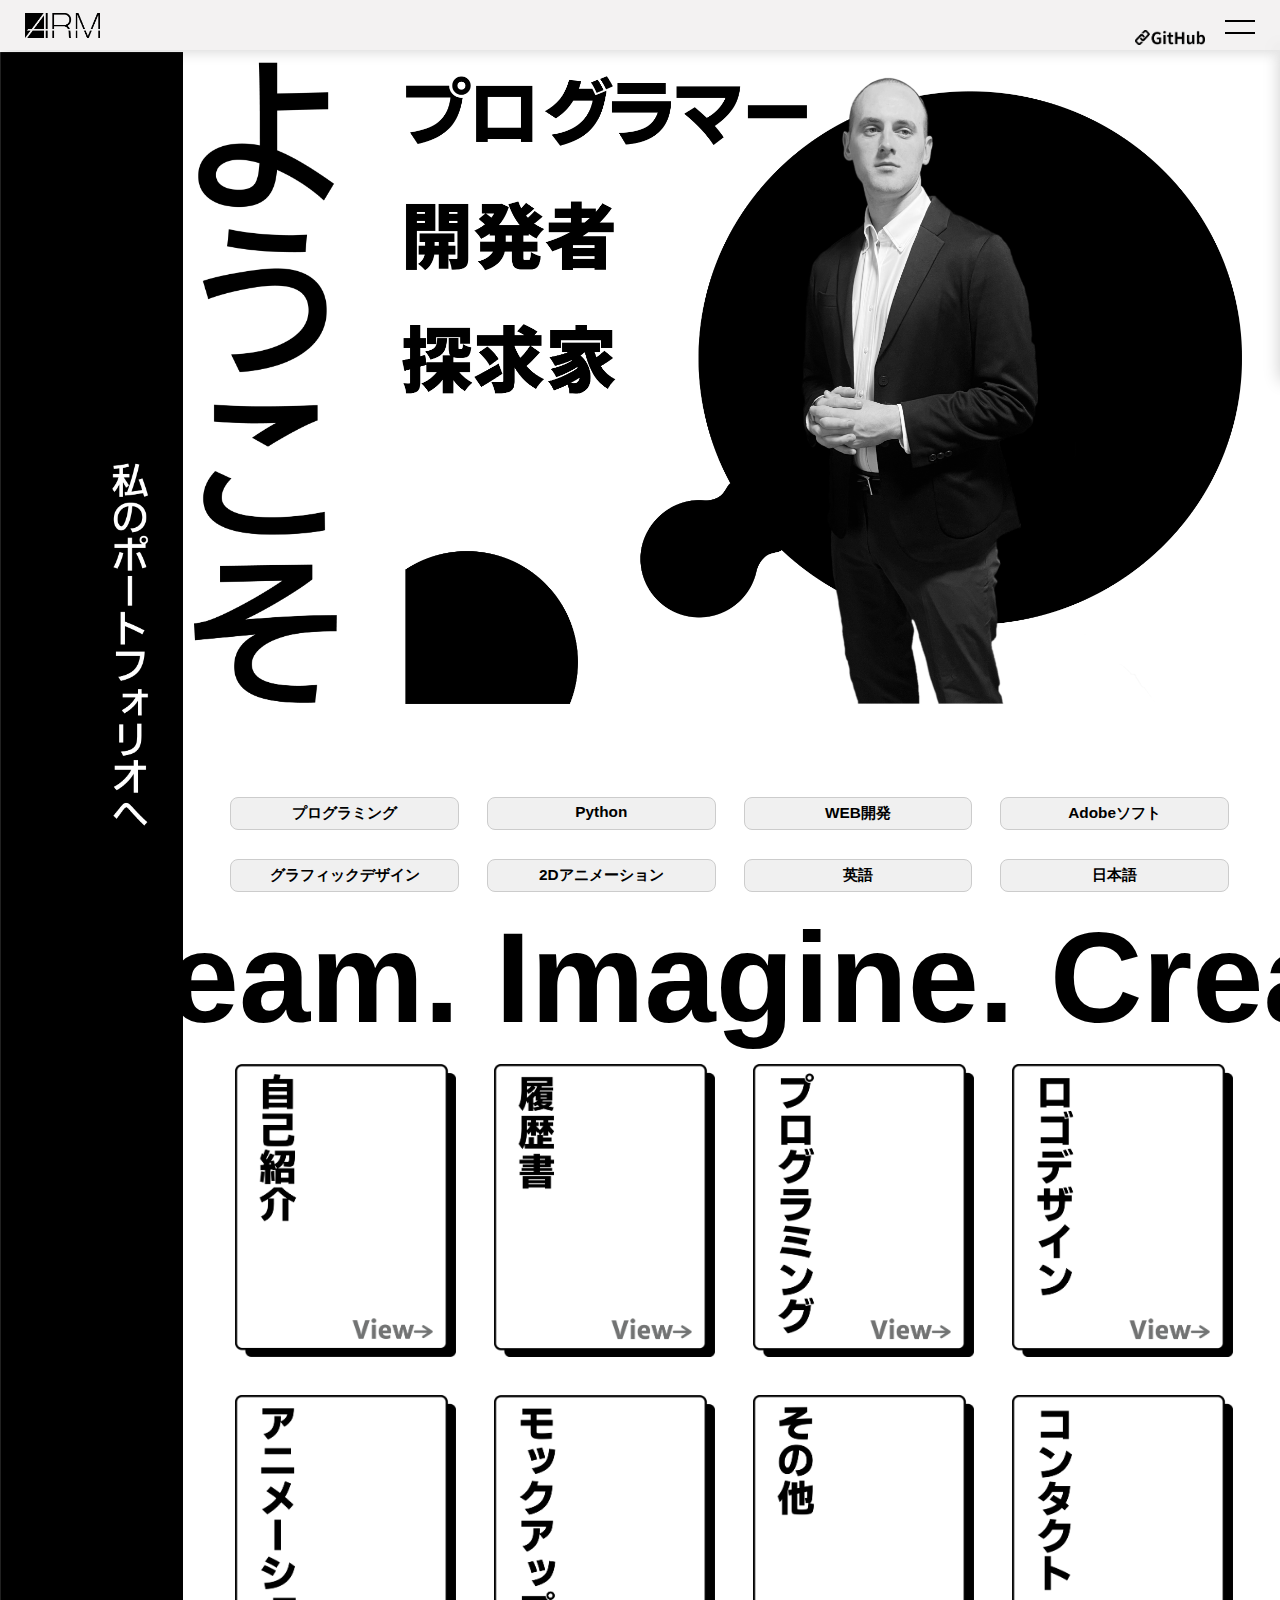
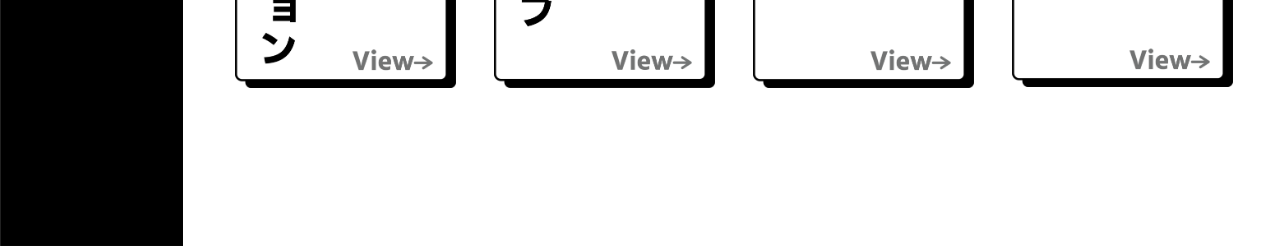
<file: index.html>
<!DOCTYPE html>
<html lang="ja">
<head>
    <meta charset="UTF-8">
    <meta name="viewport" content="width=device-width, initial-scale=1.0">
    <title>home</title>
    <link rel="stylesheet" href="css/index.css?v=2">
</head>

<body>

    <header>
        <section id="header">
            <div class="header">
                <p><img src="img/portfoliologoblack.png" id="logo" alt="logo"></p>
                <nav>
                    <ul>
                        <li><a href="https://github.com/alecmcclendon?tab=repositories" target="_blank"><img src="home/github_link.png" alt=""></a></li>
                        <!-- <li><a href="link">EN</a></li>
                        <li><a href="home.html">日本語</a></li> -->
                    </ul>
                </nav>
                <nav>
                    <div class="ham-menu">
                        <span></span>
                        <span></span>
                    </div>
                </nav>
            </div>
        </section>
    </header>
    
<!-- ---------------------------------------------------------------- -->

    <div class="off-screen-menu">
        <nav>
            <ul>
                <li><a href="index.html">ホーム</a></li>
                <li><a href="self-intro.html">私</a></li>
                <li><a href="resume.html">履歴書</a></li>
                <li id="works-item" class="list-item">
                    <a href="#">作品</a>
                  </li>
                <li><a href="contact.html">Contact</a></li>
            </ul>
        </nav>
    </div>

    <div id="popup" class="popup">
        <div class="popup-content">
          <ul>
            <li><a href="programming.html">プログラミング</a></li>
            <li><a href="logo.html">ロゴデザイン</a></li>
            <li><a href="animation.html">アニメーション</a></li>
            <li><a href="mockup.html">モックアップ</a></li>
            <!-- <li><a href="other.html">その他</a></li> -->
          </ul>
        </div>
      </div>

<!-- ---------------------------------------------------------------------------- -->
<div class="welcome">
<img src="home/welcome.png" alt="">
</div>

<div class="me">
<img src="home/me2.png" alt="">
</div>

<!-- ---------------------------------------------------------------------------- -->
<!-- <div class="skill_h1">
    <h1>スキル</h1>
</div> -->



<div class="skills-container">
    <div class="skill">プログラミング</div>
    <div class="skill">Python</div>
    <div class="skill">WEB開発</div>
    <div class="skill">Adobeソフト</div>
    <div class="skill">グラフィックデザイン</div>
    <div class="skill">2Dアニメーション</div>
    <div class="skill">英語</div>
    <div class="skill">日本語</div>
</div>


<!-- ------------------------------------------------- -->

<div class="scroll-banner">
    <div class="scroll-track">
      <span>Dream. Imagine. Create. </span><span>Dream. Imagine. Create. </span>
    </div>
  </div>
  
  
  

<!-- ------------------------------------------------- -->

<div class="image-grid">
    <a href="self-intro.html"><img src="home/self_intro_tab.png" alt="Image 1"></a>
    <a href="resume.html"> <img src="home/resume_tab.png" alt="Image 2"></a>
    <a href="programming.html"><img src="home/programming_tab.png" alt="Image 3"></a>
    <a href="logo.html"><img src="home/logo_design_tab.png" alt="Image 4"></a>
    <a href="animation.html"><img src="home/animation_tab.png" alt="Image 5"></a>
    <a href="mockup.html"><img src="home/mockup_tab.png" alt="Image 6"></a>
    <a href="other.html"><img src="home/more_tab.png" alt="Image 7"></a>
    <a href="contact.html"><img src="home/contact.png" alt="Image 8"></a>
  </div>

<!-- ーーーーーーーーーーーーーーーーーーーーーーーーーーーーー -->
    <script src="index.js"></script>
</body>
</html>
</file>
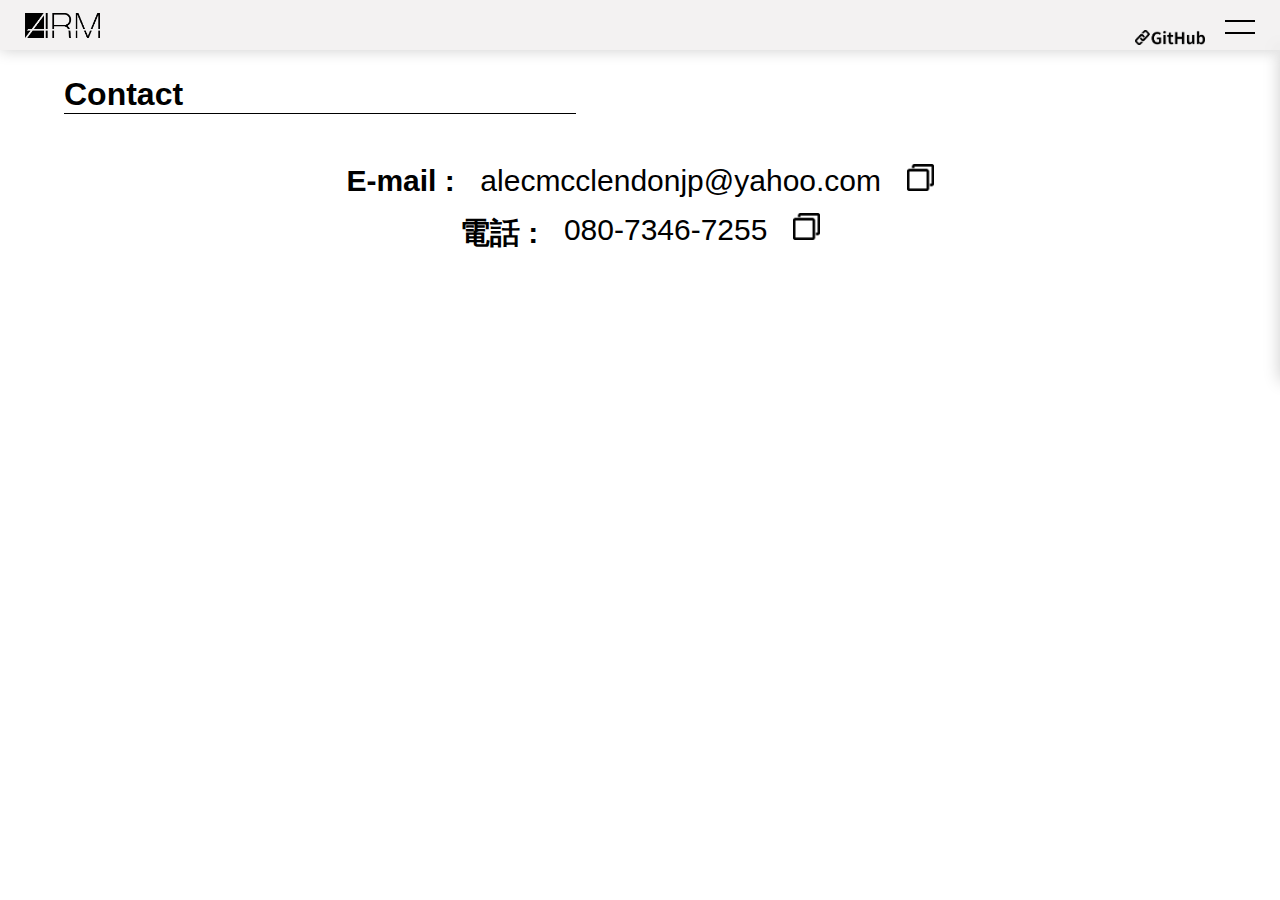
<file: contact.html>
<!DOCTYPE html>
<html lang="ja">
<head>
    <meta charset="UTF-8">
    <meta name="viewport" content="width=device-width, initial-scale=1.0">
    <title>contact</title>
    <link rel="stylesheet" href="css/contact.css?v=2">
</head>

<body>

    <header>
        <section id="header">
            <div class="header">
                <p><img src="img/portfoliologoblack.png" id="logo" alt="logo"></p>
                <nav>
                    <ul>
                      <li><a href="https://github.com/alecmcclendon?tab=repositories" target="_blank"><img src="home/github_link.png" alt=""></a></li>
                        <!-- <li><a href="link">EN</a></li>
                        <li><a href="home.html">日本語</a></li> -->
                    </ul>
                </nav>
                <nav>
                    <div class="ham-menu">
                        <span></span>
                        <span></span>
                    </div>
                </nav>
            </div>
        </section>
    </header>
    
<!-- ---------------------------------------------------------------- -->

<div class="off-screen-menu">
    <nav>
        <ul>
            <li><a href="index.html">ホーム</a></li>
            <li><a href="self-intro.html">私</a></li>
            <li><a href="resume.html">履歴書</a></li>
            <li id="works-item" class="list-item">
                <a href="#">作品</a>
              </li>
            <li><a href="contact.html">Contact</a></li>
        </ul>
    </nav>
</div>

<div id="popup" class="popup">
    <div class="popup-content">
      <ul>
        <li><a href="programming.html">プログラミング</a></li>
        <li><a href="logo.html">ロゴデザイン</a></li>
        <li><a href="animation.html">アニメーション</a></li>
        <li><a href="mockup.html">モックアップ</a></li>
        <!-- <li><a href="other.html">その他</a></li> -->
      </ul>
    </div>
  </div>

<!-- ---------------------------------------------------------------------------- -->

<div class="h1">
    <h1>Contact</h1>
  </div>

<!-- ---------------------------------------------------------------------------- -->

<div class="contact">
    <div class="email">
      <h4>E-mail :</h4>
      <p id="emailText">alecmcclendonjp@yahoo.com</p>
      <span class="tooltip">
        <img 
          id="copyEmailBtn" 
          src="contact/copy.png" 
          alt="Copy email" 
          style="cursor: pointer;">
        <!-- Show this only on click -->
        <span class="tooltiptext">コピーしました</span>
      </span>
    </div>
    <div class="phone">
      <h4>電話 :</h4>
      <p id="phoneText">080-7346-7255</p>
      <span class="tooltip">
        <img 
          id="copyPhoneBtn" 
          src="contact/copy.png" 
          alt="Copy phone" 
          style="cursor: pointer;">
        <span class="tooltiptext">コピーしました</span>
      </span>
    </div>
  </div>

<!-- ---------------------------------------------------------------------------- -->

    <script src="contact.js"></script>
</body>
</html>
</file>
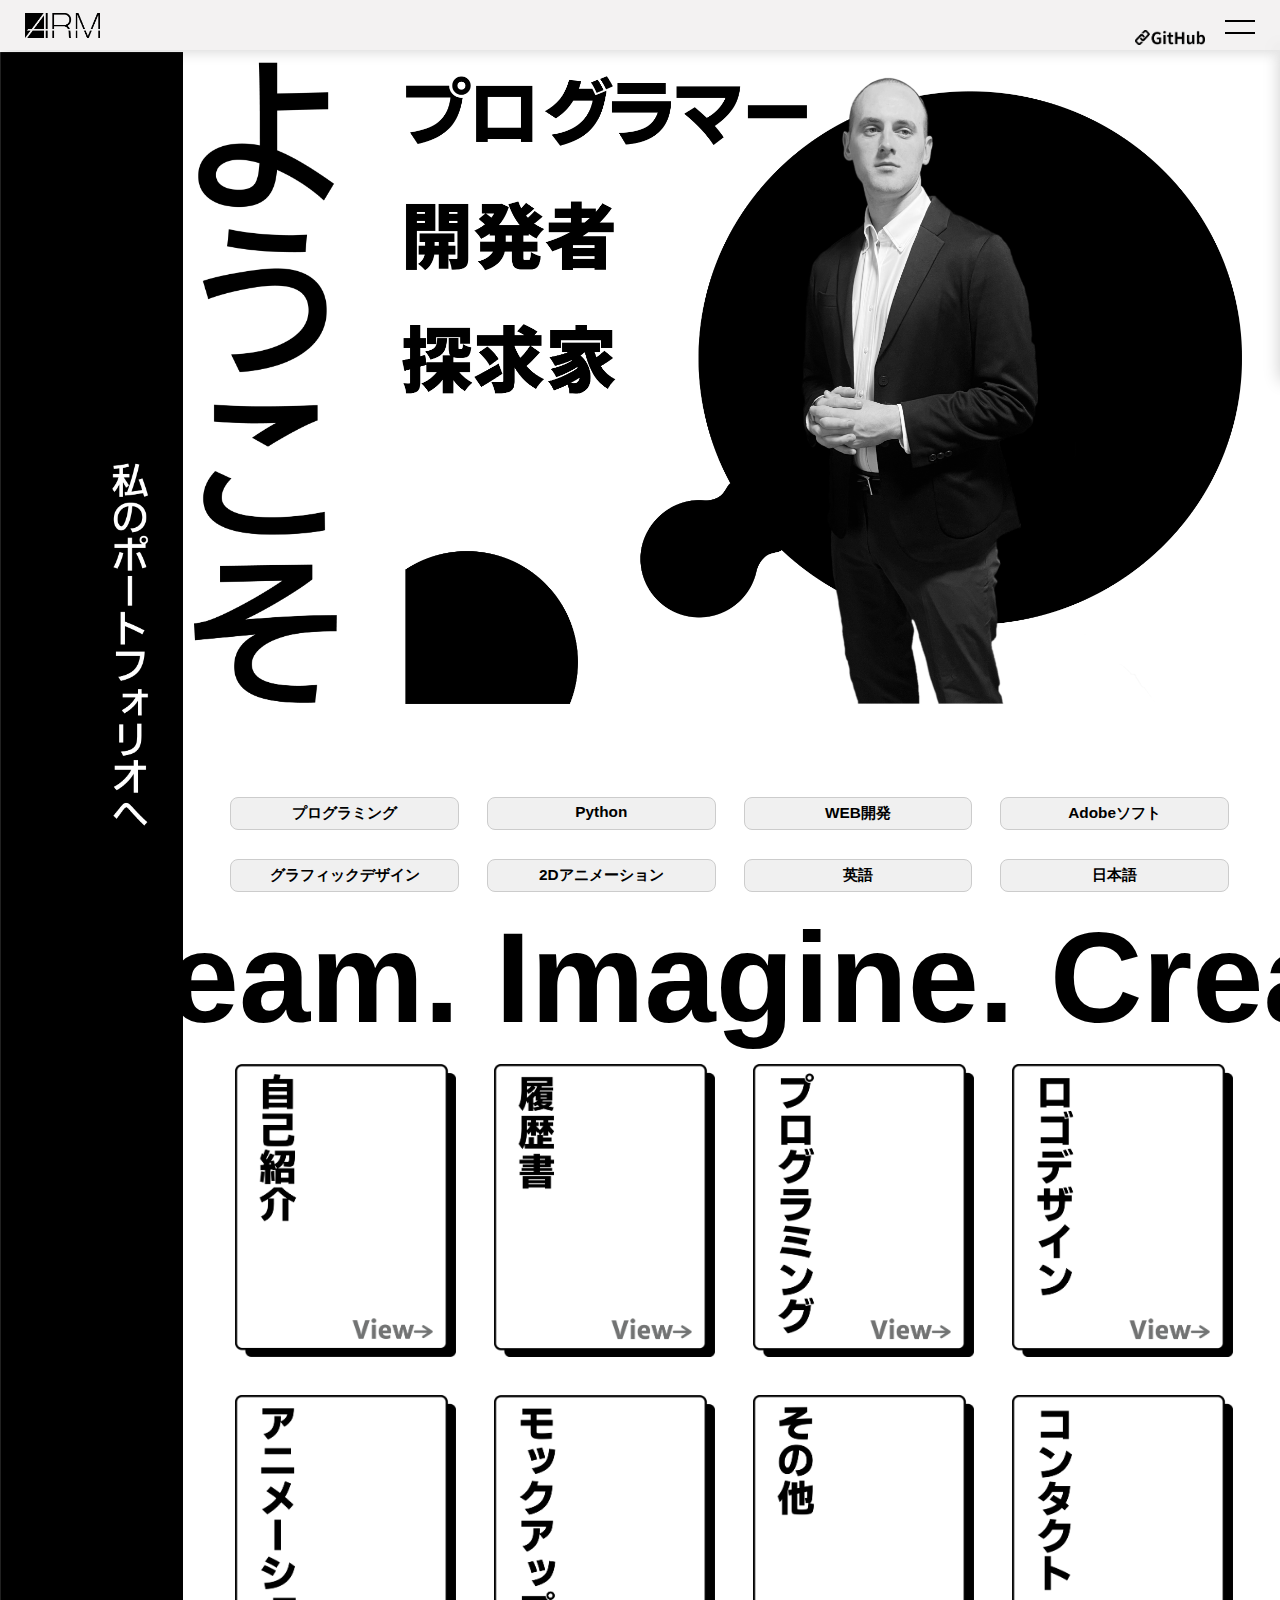
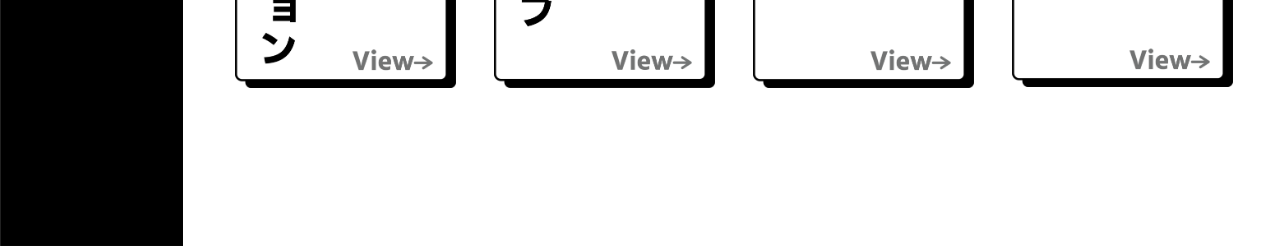
<file: home.html>
<!DOCTYPE html>
<html lang="ja">
<head>
    <meta charset="UTF-8">
    <meta name="viewport" content="width=device-width, initial-scale=1.0">
    <title>home</title>
    <link rel="stylesheet" href="css/home.css?v=2">
</head>

<body>

    <header>
        <section id="header">
            <div class="header">
                <p><img src="img/portfoliologoblack.png" id="logo" alt="logo"></p>
                <nav>
                    <ul>
                        <li><a href="https://github.com/alecmcclendon?tab=repositories" target="_blank"><img src="home/github_link.png" alt=""></a></li>
                        <!-- <li><a href="link">EN</a></li>
                        <li><a href="home.html">日本語</a></li> -->
                    </ul>
                </nav>
                <nav>
                    <div class="ham-menu">
                        <span></span>
                        <span></span>
                    </div>
                </nav>
            </div>
        </section>
    </header>
    
<!-- ---------------------------------------------------------------- -->

    <div class="off-screen-menu">
        <nav>
            <ul>
                <li><a href="home.html">ホーム</a></li>
                <li><a href="self-intro.html">私</a></li>
                <li><a href="resume.html">履歴書</a></li>
                <li id="works-item" class="list-item">
                    <a href="#">作品</a>
                  </li>
                <li><a href="contact.html">Contact</a></li>
            </ul>
        </nav>
    </div>

    <div id="popup" class="popup">
        <div class="popup-content">
          <ul>
            <li><a href="programming.html">プログラミング</a></li>
            <li><a href="logo.html">ロゴデザイン</a></li>
            <li><a href="animation.html">アニメーション</a></li>
            <li><a href="mockup.html">モックアップ</a></li>
            <!-- <li><a href="other.html">その他</a></li> -->
          </ul>
        </div>
      </div>

<!-- ---------------------------------------------------------------------------- -->
<div class="welcome">
<img src="home/welcome.png" alt="">
</div>

<div class="me">
<img src="home/me2.png" alt="">
</div>

<!-- ---------------------------------------------------------------------------- -->
<!-- <div class="skill_h1">
    <h1>スキル</h1>
</div> -->



<div class="skills-container">
    <div class="skill">プログラミング</div>
    <div class="skill">Python</div>
    <div class="skill">WEB開発</div>
    <div class="skill">Adobeソフト</div>
    <div class="skill">グラフィックデザイン</div>
    <div class="skill">2Dアニメーション</div>
    <div class="skill">英語</div>
    <div class="skill">日本語</div>
</div>


<!-- ------------------------------------------------- -->

<div class="scroll-banner">
    <div class="scroll-track">
      <span>Dream. Imagine. Create. </span><span>Dream. Imagine. Create. </span>
    </div>
  </div>
  
  
  

<!-- ------------------------------------------------- -->

<div class="image-grid">
    <a href="self-intro.html"><img src="home/self_intro_tab.png" alt="Image 1"></a>
    <a href="resume.html"> <img src="home/resume_tab.png" alt="Image 2"></a>
    <a href="programming.html"><img src="home/programming_tab.png" alt="Image 3"></a>
    <a href="logo.html"><img src="home/logo_design_tab.png" alt="Image 4"></a>
    <a href="animation.html"><img src="home/animation_tab.png" alt="Image 5"></a>
    <a href="mockup.html"><img src="home/mockup_tab.png" alt="Image 6"></a>
    <a href="other.html"><img src="home/more_tab.png" alt="Image 7"></a>
    <a href="contact.html"><img src="home/contact.png" alt="Image 8"></a>
  </div>

<!-- ーーーーーーーーーーーーーーーーーーーーーーーーーーーーー -->
    <script src="home.js"></script>
</body>
</html>
</file>
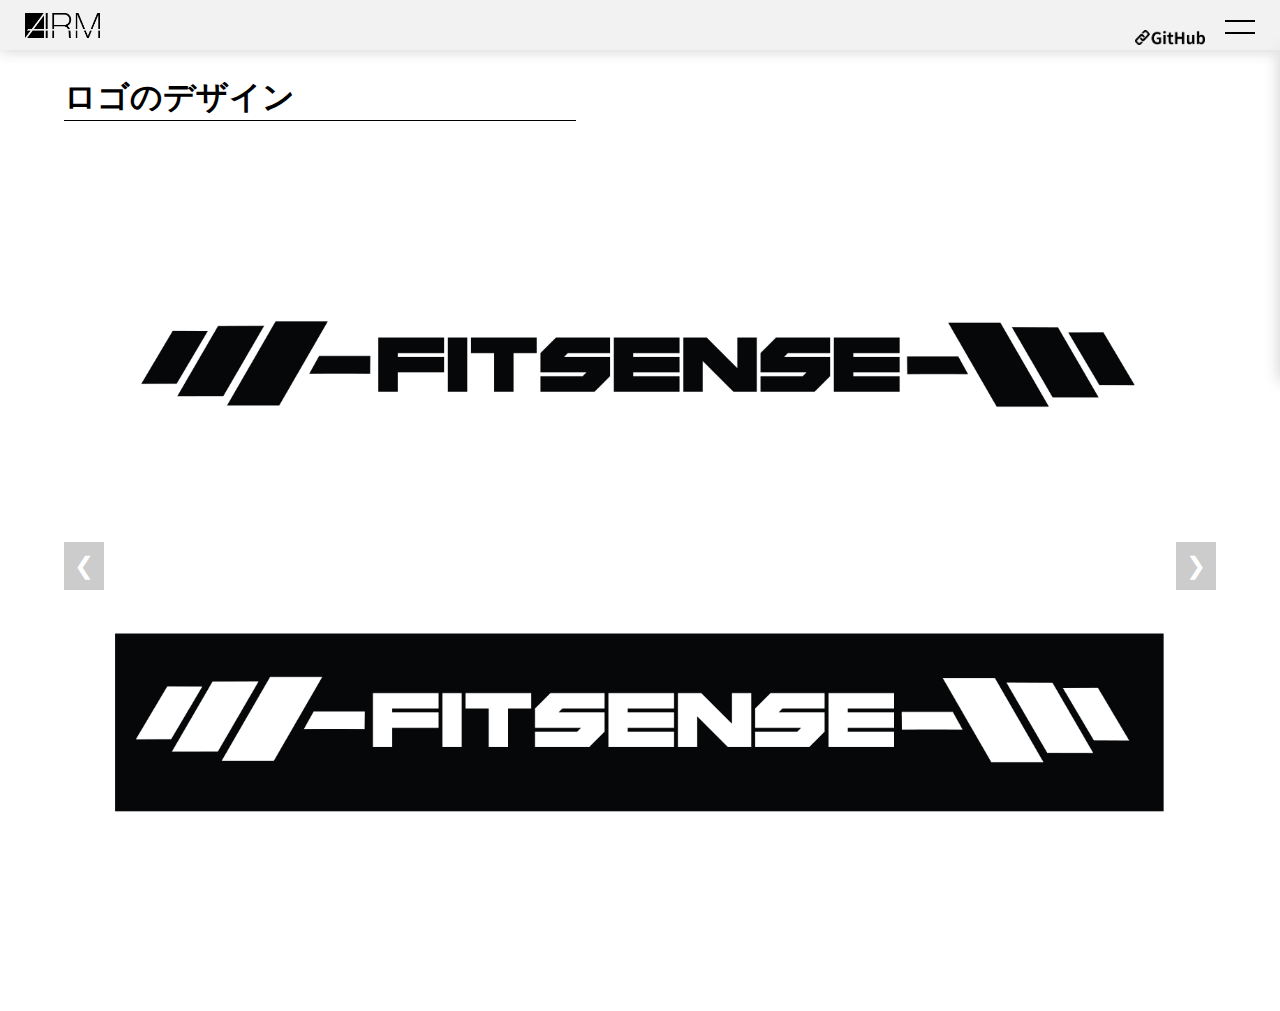
<file: logo.html>
<!DOCTYPE html>
<html lang="ja">
<head>
    <meta charset="UTF-8">
    <meta name="viewport" content="width=device-width, initial-scale=1.0">
    <title>logo</title>
    <!-- <script src="https://code.jquery.com/jquery-3.6.0.min.js"></script> -->
    <!-- <link rel="stylesheet" href="https://cdnjs.cloudflare.com/ajax/libs/slick-carousel/1.8.1/slick.css">
    <link rel="stylesheet" href="https://cdnjs.cloudflare.com/ajax/libs/slick-carousel/1.8.1/slick-theme.css"> -->
    <link rel="stylesheet" href="css/logo.css?v=2">
    <!-- <script src="https://cdnjs.cloudflare.com/ajax/libs/jquery/3.6.0/jquery.min.js"></script>
    <script src="https://cdnjs.cloudflare.com/ajax/libs/slick-carousel/1.8.1/slick.min.js"></script> -->
</head>

<body>

    <header>
        <section id="header">
            <div class="header">
                <p><img src="img/portfoliologoblack.png" id="logo" alt="logo"></p>
                <nav>
                    <ul>
                        <li><a href="https://github.com/alecmcclendon?tab=repositories" target="_blank"><img src="home/github_link.png" alt=""></a></li>
                        <!-- <li><a href="link">EN</a></li>
                        <li><a href="home.html">日本語</a></li> -->
                    </ul>
                </nav>
                <nav>
                    <div class="ham-menu">
                        <span></span>
                        <span></span>
                    </div>
                </nav>
            </div>
        </section>
    </header>
    
<!-- ---------------------------------------------------------------- -->

<div class="off-screen-menu">
    <nav>
        <ul>
            <li><a href="index.html">ホーム</a></li>
            <li><a href="self-intro.html">私</a></li>
            <li><a href="resume.html">履歴書</a></li>
            <li id="works-item" class="list-item">
                <a href="#">作品</a>
              </li>
            <li><a href="contact.html">Contact</a></li>
        </ul>
    </nav>
</div>

<div id="popup" class="popup">
    <div class="popup-content">
      <ul>
        <li><a href="programming.html">プログラミング</a></li>
        <li><a href="logo.html">ロゴデザイン</a></li>
        <li><a href="animation.html">アニメーション</a></li>
        <li><a href="mockup.html">モックアップ</a></li>
        <!-- <li><a href="other.html">その他</a></li> -->
      </ul>
    </div>
  </div>

<!-- ----------------------------------------------------- -->

<div class="h1">
  <h1>ロゴのデザイン</h1>
</div>
<!-- ---------------------------------------------------------------------------- -->

  <!-- <ul class="single">
    <li><img src="logo/fitsense_logo.jpg"></li>
    <li><img src="logo/edens_auto_logo.jpg"></li>
    <li><img src="logo/806coffee.jpg"></li>
    <li><img src="logo/oracle_logo.jpg"></li>
    <li><img src="logo/go_bananas_logo.jpg"></li>
    <li><img src="logo/smug_mug_logo.jpg"></li>
    <li><img src="logo/sorcery_logo.jpg"></li>
    <li><img src="logo/union_eternity_logo.jpg"></li>
</ul>

<script>
    $('.single').slick({
    // autoplay: true, //自動再生
    });
</script> -->

<!-- --------------------------------------------------- -->

<!-- slider -->

<div class="slider-container">
    <!-- Arrow Buttons -->
    <button class="prev" onclick="changeSlide(-1)">&#10094;</button>

    <div class="slider">
        <div class="slide">
            <img src="logo/fitsense_logo.jpg" alt="">
        </div>
        <div class="slide">
            <img src="logo/edens_auto_logo.jpg" alt="">
        </div>
        <div class="slide">
            <img src="logo/806coffee.jpg" alt="">
        </div>
        <div class="slide">
            <img src="logo/oracle_logo.jpg" alt="">
        </div>
        <div class="slide">
            <img src="logo/go_bananas_logo.jpg" alt="">
        </div>
        <div class="slide">
            <img src="logo/smug_mug_logo.jpg" alt="">
        </div>
        <div class="slide">
            <img src="logo/sorcery_logo.jpg" alt="">
        </div>
        <div class="slide">
            <img src="logo/union_eternity_logo.jpg" alt="">
        </div>
    </div>

    <button class="next" onclick="changeSlide(1)">&#10095;</button>
</div>

<!-- ------------------------------------------------------ -->
    <script src="logo.js"></script>
</body>
</file>
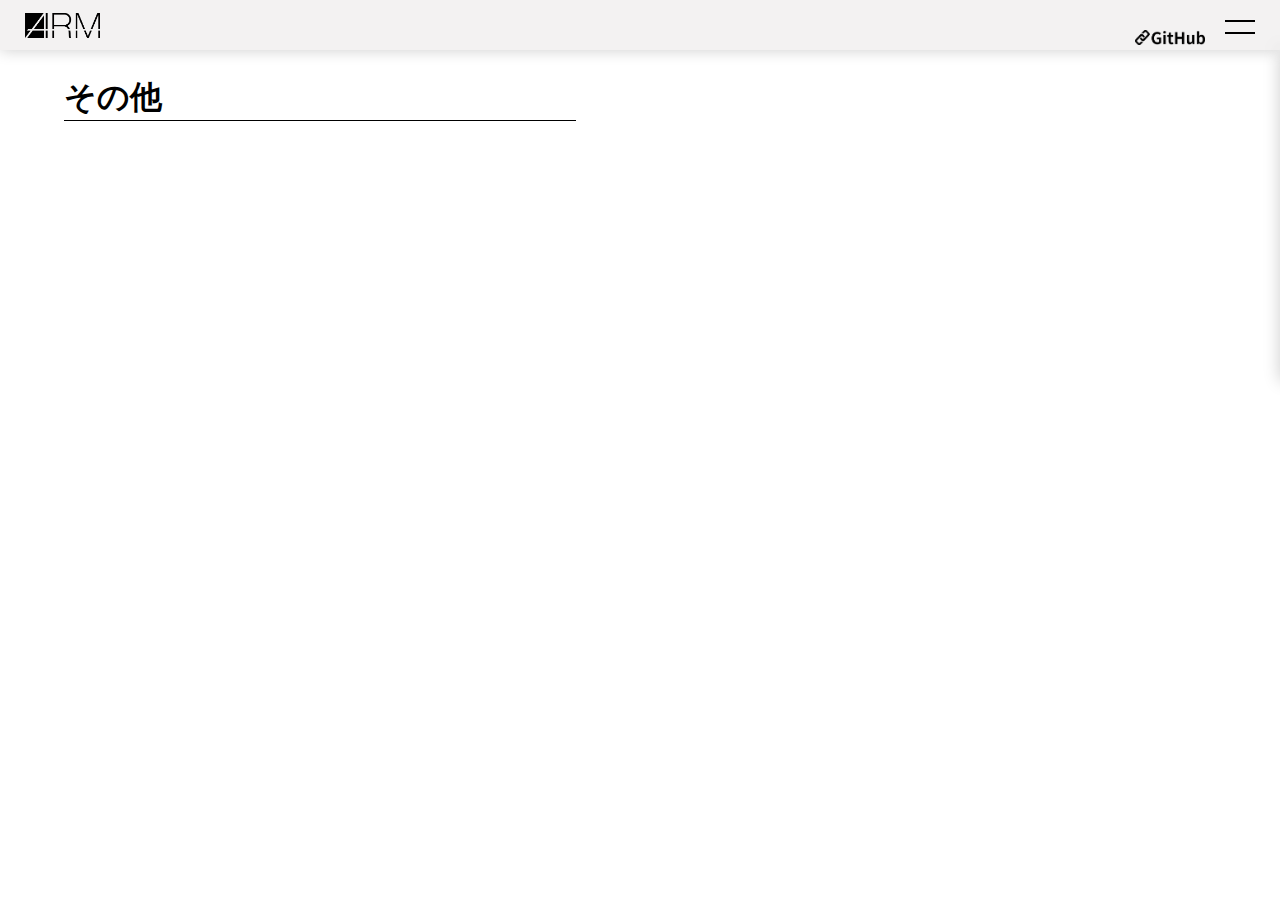
<file: other.html>
<!DOCTYPE html>
<html lang="ja">
<head>
    <meta charset="UTF-8">
    <meta name="viewport" content="width=device-width, initial-scale=1.0">
    <title>other</title>
    <link rel="stylesheet" href="css/contact.css?v=2">
</head>

<body>

    <header>
        <section id="header">
            <div class="header">
                <p><img src="img/portfoliologoblack.png" id="logo" alt="logo"></p>
                <nav>
                    <ul>
                        <li><a href="https://github.com/alecmcclendon?tab=repositories" target="_blank"><img src="home/github_link.png" alt=""></a></li>
                        <!-- <li><a href="link">EN</a></li>
                        <li><a href="home.html">日本語</a></li> -->
                    </ul>
                </nav>
                <nav>
                    <div class="ham-menu">
                        <span></span>
                        <span></span>
                    </div>
                </nav>
            </div>
        </section>
    </header>
    
<!-- ---------------------------------------------------------------- -->

<div class="off-screen-menu">
    <nav>
        <ul>
            <li><a href="home.html">ホーム</a></li>
            <li><a href="self-intro.html">私</a></li>
            <li><a href="resume.html">履歴書</a></li>
            <li id="works-item" class="list-item">
                <a href="#">作品</a>
              </li>
            <li><a href="contact.html">Contact</a></li>
        </ul>
    </nav>
</div>

<div id="popup" class="popup">
    <div class="popup-content">
      <ul>
        <li><a href="programming.html">プログラミング</a></li>
        <li><a href="logo.html">ロゴデザイン</a></li>
        <li><a href="animation.html">アニメーション</a></li>
        <li><a href="mockup.html">モックアップ</a></li>
        <!-- <li><a href="other.html">その他</a></li> -->
      </ul>
    </div>
  </div>

<!-- ---------------------------------------------------------------------------- -->

<div class="h1">
    <h1>その他</h1>
  </div>

<!-- ---------------------------------------------------------------------------- -->



<!-- ---------------------------------------------------------------------------- -->

    <script src="contact.js"></script>
</body>
</html>
</file>
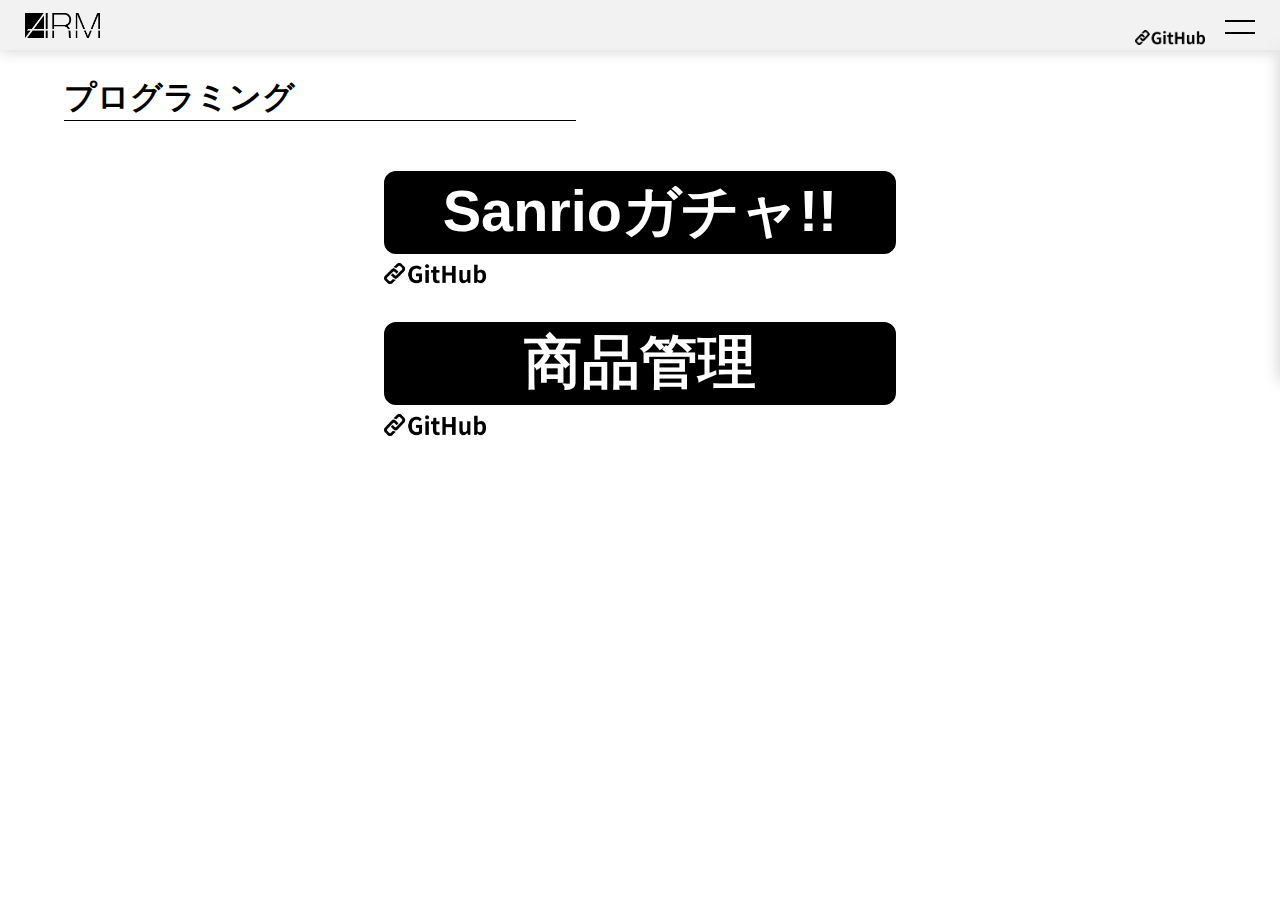
<file: programming.html>
<!DOCTYPE html>
<html lang="ja">
<head>
    <meta charset="UTF-8">
    <meta name="viewport" content="width=device-width, initial-scale=1.0">
    <title>programming</title>
    <link rel="stylesheet" href="css/programming.css?v=2">
</head>

<body>

    <header>
        <section id="header">
            <div class="header">
                <p><img src="img/portfoliologoblack.png" id="logo" alt="logo"></p>
                <nav>
                    <ul>
                        <li><a href="https://github.com/alecmcclendon?tab=repositories" target="_blank"><img src="home/github_link.png" alt=""></a></li>
                        <!-- <li><a href="link">EN</a></li>
                        <li><a href="home.html">日本語</a></li> -->
                    </ul>
                </nav>
                <nav>
                    <div class="ham-menu">
                        <span></span>
                        <span></span>
                    </div>
                </nav>
            </div>
        </section>
    </header>
    
<!-- ---------------------------------------------------------------- -->

<div class="off-screen-menu">
    <nav>
        <ul>
            <li><a href="index.html">ホーム</a></li>
            <li><a href="self-intro.html">私</a></li>
            <li><a href="resume.html">履歴書</a></li>
            <li id="works-item" class="list-item">
                <a href="#">作品</a>
              </li>
            <li><a href="contact.html">Contact</a></li>
        </ul>
    </nav>
</div>

<div id="popup" class="popup">
    <div class="popup-content">
      <ul>
        <li><a href="programming.html">プログラミング</a></li>
        <li><a href="logo.html">ロゴデザイン</a></li>
        <li><a href="animation.html">アニメーション</a></li>
        <li><a href="mockup.html">モックアップ</a></li>
        <!-- <li><a href="other.html">その他</a></li> -->
      </ul>
    </div>
  </div>

<!-- ---------------------------------------------------------------------------- -->

<div class="h1">
    <h1>プログラミング</h1>
  </div>

<!-- ---------------------------------------------------------------------------- -->

<div class="programming_projects">
        <!-- <a href="sanriogacha.html" class=".gacha-button" target="_blank"><img src="programming/sanrio_button.png" alt="Image 1"></a> -->
        <a href="sanriogacha.html" target="_blank"> <button>Sanrioガチャ!!</button></a>
        <a href="https://github.com/alecmcclendon/sanriogacha" class="github-link" target="_blank"><img src="programming/github_link.png" alt=""></a>
        <a href="https://inventorymanager-u2gc.onrender.com" target="_blank"> <button class="inventorymanagement">商品管理</button></a>
        <a href="https://github.com/alecmcclendon/InventoryManager/" class="github-link" target="_blank"><img src="programming/github_link.png" alt=""></a>
</div>

<!-- ---------------------------------------------------------------------------- -->

    <script src="programming.js"></script>
</body>
</html>
</file>
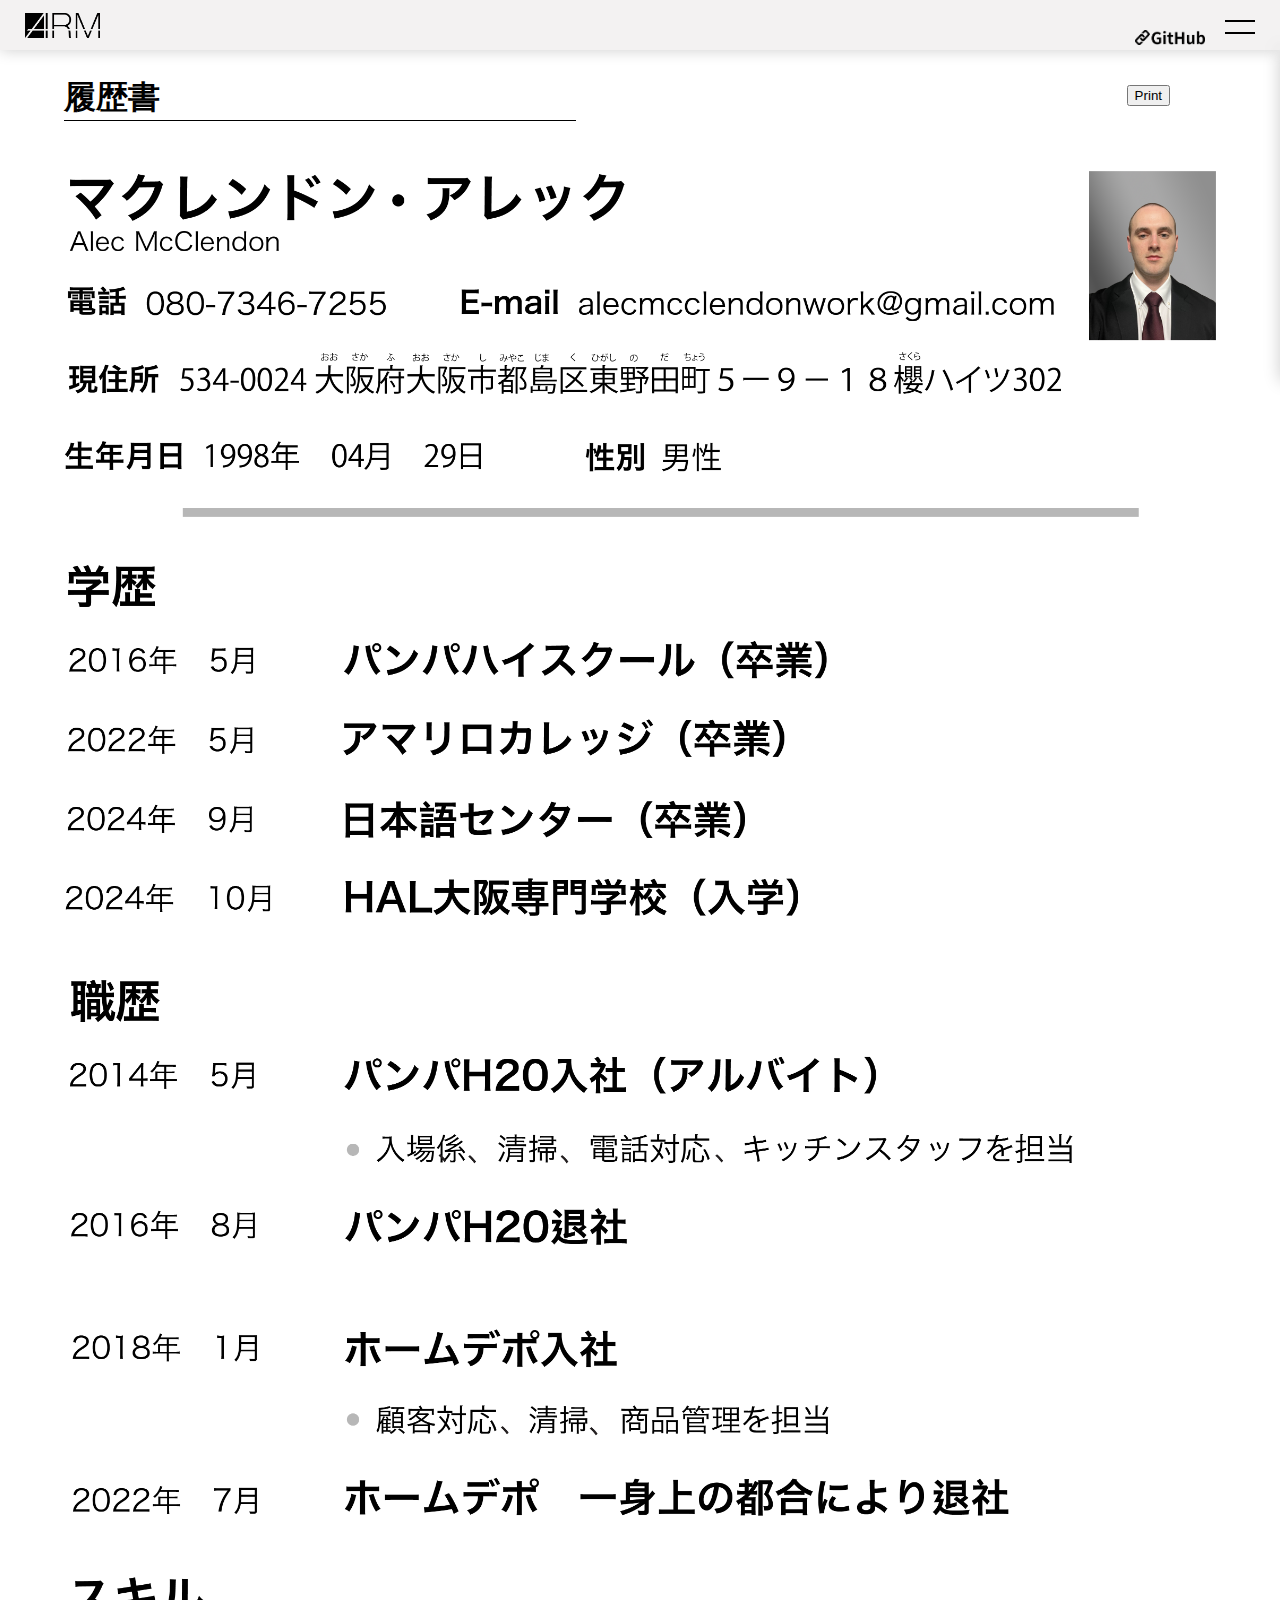
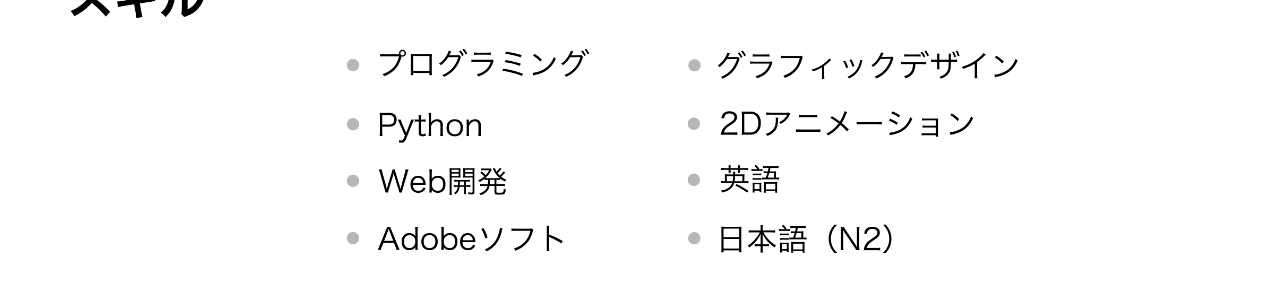
<file: resume.html>
<!DOCTYPE html>
<html lang="ja">
<head>
    <meta charset="UTF-8">
    <meta name="viewport" content="width=device-width, initial-scale=1.0">
    <title>resume</title>
    <link rel="stylesheet" href="css/resume.css?v=2">
</head>

<body>

    <header>
        <section id="header">
            <div class="header">
                <p><img src="img/portfoliologoblack.png" id="logo" alt="logo"></p>
                <nav>
                    <ul>
                        <li><a href="https://github.com/alecmcclendon?tab=repositories" target="_blank"><img src="home/github_link.png" alt=""></a></li>
                        <!-- <li><a href="link">EN</a></li>
                        <li><a href="home.html">日本語</a></li> -->
                    </ul>
                </nav>
                <nav>
                    <div class="ham-menu">
                        <span></span>
                        <span></span>
                    </div>
                </nav>
            </div>
        </section>
    </header>
    
<!-- ---------------------------------------------------------------- -->

<div class="off-screen-menu">
    <nav>
        <ul>
            <li><a href="index.html">ホーム</a></li>
            <li><a href="self-intro.html">私</a></li>
            <li><a href="resume.html">履歴書</a></li>
            <li id="works-item" class="list-item">
                <a href="#">作品</a>
              </li>
            <li><a href="contact.html">Contact</a></li>
        </ul>
    </nav>
</div>

<div id="popup" class="popup">
    <div class="popup-content">
      <ul>
        <li><a href="programming.html">プログラミング</a></li>
        <li><a href="logo.html">ロゴデザイン</a></li>
        <li><a href="animation.html">アニメーション</a></li>
        <li><a href="mockup.html">モックアップ</a></li>
        <!-- <li><a href="other.html">その他</a></li> -->
      </ul>
    </div>
  </div>

<!-- ---------------------------------------------------------------------------- -->

<div class="h1">
    <h1>履歴書</h1>
</div>

<div class="resume">
    <img src="resume/resume.png" alt="">
</div>

<!-- -------------------------------------------------- -->

<div class="print_button">
    <button onclick="printImage()">Print</button>

    <script>
    function printImage() {
        const win = window.open('', '_blank');
        win.document.write(`
        <html><head><title>Print</title></head>
        <body style="margin:0">
            <img src="resume/resume.png" onload="window.print(); window.close();" style="width:100%">
        </body></html>
        `);
        win.document.close();
    }
    </script>
</div>

<!-- -------------------------------------------------- -->

<footer><p> </p></footer>


    <script src="resume.js"></script>
</body>
</html>
</file>
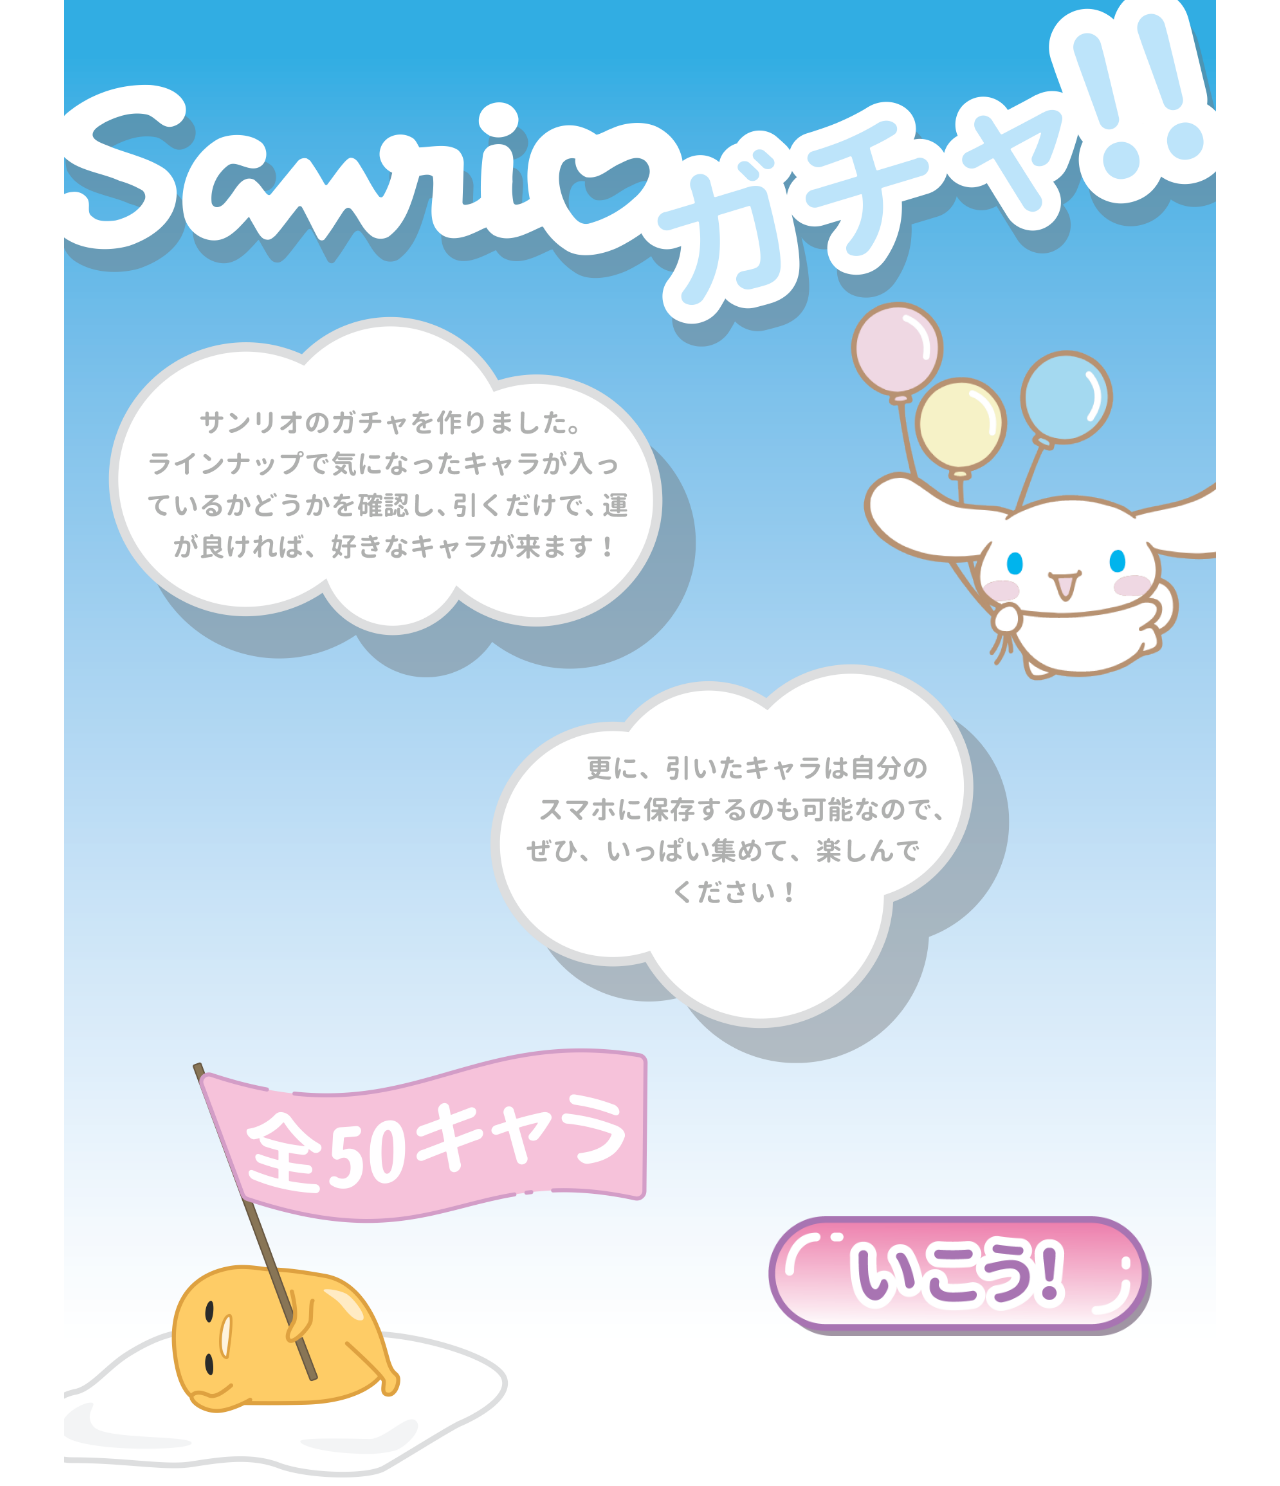
<file: sanriogacha.html>
<!DOCTYPE html>
<html lang="ja">
<head>
    <meta charset="UTF-8">
    <meta name="viewport" content="width=device-width, initial-scale=1.0">
    <title>sanriogacha</title>
    <link rel="stylesheet" href="css/sanriogacha.css?v=2">
</head>
<body>
<div class="poster">
<img src="programming/sanrio_poster.png" alt="">
</div>

<div class="button">
    <a href="https://sanriogacha.onrender.com/"><img src="programming/continue.png" alt="Image 1"></a>
</div>

</body>
</html>
</file>
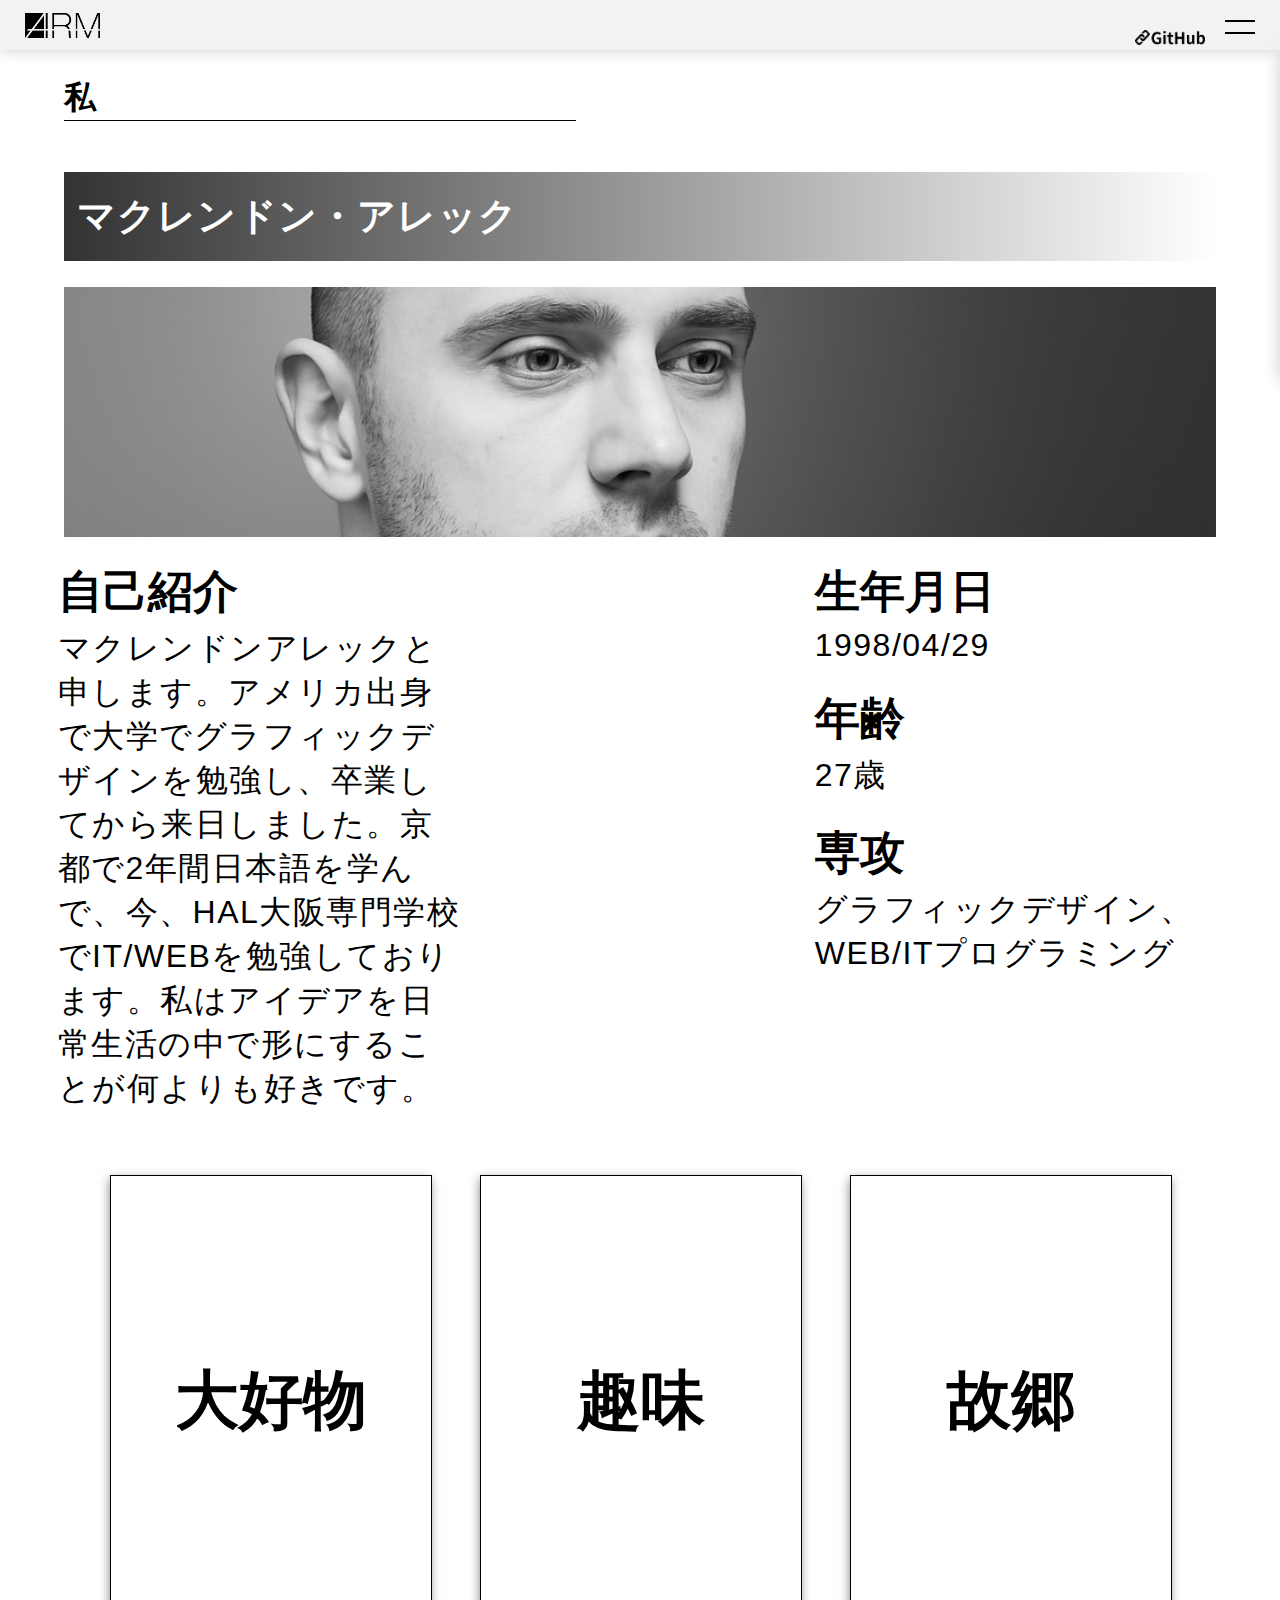
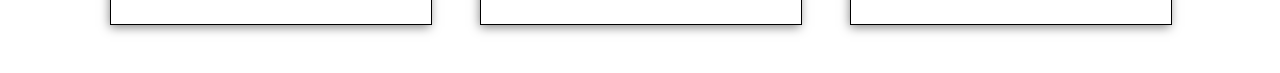
<file: self-intro.html>
<!DOCTYPE html>
<html lang="ja">
<head>
    <meta charset="UTF-8">
    <meta name="viewport" content="width=device-width, initial-scale=1.0">
    <title>self-intro</title>
    <link rel="stylesheet" href="css/self-intro.css?v=2">
</head>

<body>

    <header>
        <section id="header">
            <div class="header">
                <p><img src="img/portfoliologoblack.png" id="logo" alt="logo"></p>
                <nav>
                    <ul>
                      <li><a href="https://github.com/alecmcclendon?tab=repositories" target="_blank"><img src="home/github_link.png" alt=""></a></li>
                        <!-- <li><a href="link">EN</a></li>
                        <li><a href="home.html">日本語</a></li> -->
                    </ul>
                </nav>
                <nav>
                    <div class="ham-menu">
                        <span></span>
                        <span></span>
                    </div>
                </nav>
            </div>
        </section>
    </header>
    
<!-- ---------------------------------------------------------------- -->

<div class="off-screen-menu">
  <nav>
      <ul>
          <li><a href="home.html">ホーム</a></li>
          <li><a href="self-intro.html">私</a></li>
          <li><a href="resume.html">履歴書</a></li>
          <li id="works-item" class="list-item">
              <a href="#">作品</a>
            </li>
          <li><a href="contact.html">Contact</a></li>
      </ul>
  </nav>
</div>

<div id="popup" class="popup">
  <div class="popup-content">
    <ul>
      <li><a href="programming.html">プログラミング</a></li>
      <li><a href="logo.html">ロゴデザイン</a></li>
      <li><a href="animation.html">アニメーション</a></li>
      <li><a href="mockup.html">モックアップ</a></li>
      <!-- <li><a href="other.html">その他</a></li> -->
    </ul>
  </div>
</div>

<!-- -------------------- -->

<div class="h1">
    <h1>私</h1>
  </div>


<!-- ---------------------------------------------------------------------------- -->

<!-- <div class="baby">
    <video autoplay muted loop>
        <source src="self-intro/baby_animation.mp4" type="video/mp4">
    </video>
</div> -->


<!-- ---------------------------------------------- -->

<!-- carrousel code -->

<!-- <div class="carousel-container">
    <div class="carousel">
        <a href="link1.html" target="_blank">
            <img src="self-intro/大好物.png" alt="Image 1">
        </a>
        <a href="link2.html" target="_blank">
            <img src="self-intro/強み.png" alt="Image 2">
        </a>
        <a href="link3.html" target="_blank">
            <img src="self-intro/得意.png" alt="Image 3">
        </a>
        <a href="link4.html" target="_blank">
            <img src="self-intro/故郷.png" alt="Image 4">
        </a>
        <a href="link5.html" target="_blank">
            <img src="self-intro/趣味.png" alt="Image 5">
        </a>
    </div>
</div> -->

  <!-- ------------------------------------------- -->

<!-- <div class="h2">
    <h2>マクレンドンアレックと申します。アメリカ出身で大学でグラフィックデザインを勉強し、卒業してから来日しました。京都で2年間日本語を学んで、今、大阪ハル専門学校でWEB/ITを勉強しております。</h2>
  </div> -->

  <div class="h2">
    <h2>マクレンドン・アレック</h2>
  </div>

  <div class="face">
  <img src="self-intro/face.jpg" alt="">
  </div>

  <div class="container">
    <div class="me">
      <h2>自己紹介</h2>
      <p>マクレンドンアレックと申します。アメリカ出身で大学でグラフィックデザインを勉強し、卒業してから来日しました。京都で2年間日本語を学んで、今、HAL大阪専門学校でIT/WEBを勉強しております。私はアイデアを日常生活の中で形にすることが何よりも好きです。</p>
    </div>
  
    <div class="me2">
      <h2>生年月日</h2>
      <p>1998/04/29</p>
      <h2>年齢</h2>
      <p>27歳</p>
      <h2>専攻</h2>
      <p>グラフィックデザイン、WEB/ITプログラミング</p>
    </div>
  </div>

  

<!-- --------------------------------------------- -->


   <!-- Top Row Container -->
   <div class="top-row">
    <div class="card">
      <div class="card-inner">
        <div class="card-front">大好物</div>
        <div class="card-back">
          <h2>ピザ</h2>
          <img src="self-intro/pizza.png" alt="">
          <div class="card-back-p">
          <p>イタリア料理全般好きですが、ピザより好きな食べ物はありません。カロリーがそれほど高くなければ、毎日食べてしまうでしょう。</p>
          </div>
        </div>
      </div>
    </div>
    <div class="card">
      <div class="card-inner">
        <div class="card-front">趣味</div>
        <div class="card-back">
          <h2>ギター</h2>
          <img src="self-intro/guitar.png" alt="">
          <div class="card-back-p">
            <p>趣味はたくさんありますが、ギターは特別です。ギターで音楽を作ることも大好きで、もっと上手になりたいと思っております。</p>
            </div>
        </div>
      </div>
    </div>
    <div class="card">
      <div class="card-inner">
        <div class="card-front">故郷</div>
        <div class="card-back">
          <h2>テキサス州</h2>
          <img src="self-intro/texas.png" alt="">
          <div class="card-back-p">
            <p>テキサス州はアラスカ州を除くと、アメリカの中で一番大きな州です。サンアントニオという町で生まれ、パンパという町で育ちました。</p>
            </div>
        </div>
      </div>
    </div>
  </div>

  <!-- Bottom Row Container -->
  <!-- <div class="bottom-row">
    <div class="card">
      <div class="card-inner">
        <div class="card-front">強み</div>
        <div class="card-back">Back 4</div>
      </div>
    </div>
    <div class="card">
      <div class="card-inner">
        <div class="card-front">得意</div>
        <div class="card-back">Back 5</div>
      </div>
    </div>
  </div> -->
  

  
<!-- --------------------------------------------- -->

<footer><p> </p></footer>


    <script src="self-intro.js"></script>
</body>
</html>
</file>
<file: css/index.css>
html{ 
 
    body{   

        font-family: sans-serif;
        
        header{
            /* background-color: rgba(202, 196, 196, 0.15); */
            background-color: rgba(226, 223, 223, 0.4);
            backdrop-filter: blur(5px);
            box-shadow: 0 0 1rem 0 rgba(0, 0, 0, .2); 
            height: 50px;
            position: sticky; /*sticky header*/
            top: 0;
            z-index: 10;
            

            .header{
                display: flex; 
                flex-flow: row nowrap; 
                justify-content: space-between;
                

                #logo{
                    width: 75px;
                    margin-left: 25px;
                    margin-top: 12.5px;

                }



                nav {
                    > ul {
                      display: flex;
                      flex-flow: row nowrap;
                      justify-content: right;
                      list-style: none;
                      font-size: 9px;
                      gap: 12px;
                      position: absolute;
                      right: 0;
                      padding-right: 75px;
                      top: 30px;
                  
                      /* a {
                        display: inline-block;           
                        text-decoration: none;
                        color: black;
                        transition: transform .5s ease; 
                        &:hover {
                          transform: scale(1.2);         
                        }
                      } */
                       a img{
                        width: 70px;
                        transition: transform .4s ease;
                        &:hover{
                          transform: scale(1.1);
                          cursor: pointer;
                        }
                       }
                    }
                  }

/* --------------------------------------------------------------- */

                .ham-menu {
                    width: 30px; 
                    height: 25px; 
                    margin: 0; 
                    padding: 0; 
                    position: relative;
                    cursor: pointer; 
                    display: flex;
                    flex-direction: column;
                    justify-content: space-between; 
                    align-items: center; 
                    top: 14px;
                    right: 25px;
                }

                .ham-menu span {
                    height: 2px; 
                    width: 100%; 
                    background-color: black;
                    position: absolute;
                    left: 50%;
                    transform: translateX(-50%);
                    transition: .3s ease;
                }

                .ham-menu span:nth-child(1) {
                    top: 25%;
                }

                .ham-menu span:nth-child(2) {
                    top: 70%;
                }

                .ham-menu.active span:nth-child(1) {
                    top: 45%;
                    transform: translateX(-50%) rotate(45deg);
                    margin-bottom: 5px;
                }

                .ham-menu.active span:nth-child(2) {
                    top: 45%;
                    transform: translateX(-50%) rotate(-45deg);
                }
            
            }
           
        }
    /* --------------------------------------------------------------------------- */

      
    .off-screen-menu {
      box-shadow: 0 0 1rem 0 rgba(0, 0, 0, 0.2);
      background-color: rgba(0, 0, 0, 0.50);
      backdrop-filter: blur(5px);
      height: auto;
      width: 100%;
      max-width: 365px;
      right: -365px;
      position: fixed;
      top: 50px;
      transition: .3s ease;
      z-index: 9;
      overflow: hidden; /* stops overflow */
  }
  
  .off-screen-menu nav {
      display: flex;
      justify-content: center;
      align-items: flex-start;
      height: 100%;
  }
  
  .off-screen-menu nav > ul {
      list-style: none;
      font-size: 20px;
      font-weight: bold;
      padding-left: 0;
      margin-top: 0;
      width: 100%;
      display: flex;
      flex-direction: column;
      overflow: hidden;
  }
  
  .off-screen-menu nav > ul > li {
      margin: 0;
      padding: 0;
      width: 100%;
      cursor: pointer;
      transition: background-color .01s ease-in-out, transform .5s ease;
    }
  
    .off-screen-menu nav > ul > li:hover {
      background-color: rgba(255, 255, 255, 0.2);
    }
    
    .off-screen-menu nav > ul > li a {
      text-decoration: none;
      color: white;
      display: block;
      padding: 20px 30px;
      width: 100%;
      height: 100%;
      transition: transform 0.5s ease;
    }
    
    .off-screen-menu nav > ul > li a:hover {
      transform: scale(1.1);
    }
  
  .off-screen-menu nav > ul > li.selected {
      background-color: rgba(255, 255, 255, 0.3);
      /* transform: scale(1.05); */
  }
  
  .off-screen-menu nav > ul > li a {
      text-decoration: none;
      color: white;
      display: block;
      padding: 20px 30px;
      width: 100%;
      height: 100%;
  }
    
        .off-screen-menu.active {
            right: 0;
        }

    /*----------------------------- */
       
    .popup {
      display: none;
      position: fixed;
      /* transform: translate(-50%, -50%); */
      background-color: rgba(0, 0, 0, 0.5);
      /* backdrop-filter: blur(5px); */
      width: 150px;
      box-shadow: 0 0 15px rgba(0, 0, 0, 0.2);
      z-index: 10;
      text-align: center;
      right: 0;
      margin-right: 365px;
      /* margin-top: 120px; */
      margin-top: 150px;
    }
    
  
    .popup .popup-content ul {
      list-style: none;
      padding-left: 0;
      margin-top: 0;
      font-size: 15px;
      font-weight: bold;
      overflow: hidden;
    }
    
    
    .popup .popup-content ul li a {
      text-decoration: none;
      color: white;
      display: block;
      padding: 10px;
      transition: transform 0.5s ease;
    }
    
    .popup .popup-content ul li a:hover {
      background-color: rgba(255, 255, 255, 0.2);
        transform: scale(1.1);
      
    }
        
    /* -------------------------------------------------------- */

.welcome{
    img{
        width: 30%;
        position: absolute;
    }
}

.me {
    text-align: right; 
    padding-top: 1.7vw;
}

.me img {
    width: 65.65%;
    padding-right: 3vw; 
}

/* ----------------------------------------------------- */

/* .skill_h1{
    padding-left: 17vw;
    padding-top: 4.6vw;
    h1{
        font-size: 4vw;
    }
} */



.skills-container {
    display: grid;
    grid-template-columns: repeat(4, 1fr) !important ;
    gap: 2.2vw;
    /* max-width: 600px; */
    margin-left: 18vw;
    margin-right: 4vw;
    padding-top: 7vw;
    cursor: default;
  }
  
  .skill {
    background-color: #f0f0f0;
    border: 1px solid #ccc;
    border-radius: 8px;
    padding: 5px;
    text-align: center;
    font-weight: bold;
    font-size: clamp(6.3px, 1.2vw, 30px); /*min, growth, max*/
  }
  
  
  @media (max-width: 600px) {
    .skills-container {
      grid-template-columns: repeat(2, 1fr);
    }
  }
  
  @media (max-width: 400px) {
    .skills-container {
      grid-template-columns: 1fr;
    }
  }

/* ----------------------------------------------------- */






/* ----------------------------------------------------- */

.image-grid {
    display: grid;
    grid-template-columns: repeat(4, 1fr); /* 3 columns */
    gap: 3vw; 
    width: 78%;
    margin: auto;
    /* padding-top: 4vw; */
    padding-left: 14.7vw;
  }
  
  .image-grid img {
    width: 100%;
    height: auto;
    display: block;
    transition: transform 0.5s ease /*grow speed*/
  }
  .image-grid img:hover {
    transform: scale(1.1); 
  }

/* --------------------------------------------------------- */



    }

    scroll-behavior: smooth;

}


/* ------------------------ */

.scroll-banner {
  width: 100%;
  overflow: hidden;
  /* background-color: #000000; */
  color: #000000;
  font-size: 10vw;
  font-weight: bold;
  white-space: nowrap;
  position: relative;
  padding: 1vw 0;
  cursor: default;
}

.scroll-track {
  display: inline-block;
  white-space: nowrap;
  animation: scroll-left 15s linear infinite;
}

/* give a little breathing room between repeats */
.scroll-track span {
  display: inline-block;
  padding: 0 2vw;
}

@keyframes scroll-left {
  /* start with first span flush to left */
  0%   { transform: translateX(0); }
  /* end after shifting left by exactly half the total track width */
  100% { transform: translateX(-50%); }
}




/* ----------------------- */


    *{
        margin: 0;    /*border無し*/
    }


/* --------------------------------------------------- */

/* カスタムフォント */

@font-face {
    font-family: 'GenEiNuGothic-EB';  /* Name of your font */
    src: url('../font/GenEiNuGothic-EB.ttf') format('truetype');  /* Path to the font file */
}
</file>
<file: css/contact.css>
html{ 
 
  body{   

      font-family: sans-serif;
      
      header{
          /* background-color: rgba(202, 196, 196, 0.15); */
          background-color: rgba(226, 223, 223, 0.4);
          backdrop-filter: blur(5px);
          box-shadow: 0 0 1rem 0 rgba(0, 0, 0, .2); 
          height: 50px;
          position: sticky; /*sticky header*/
          top: 0;
          z-index: 10;
          

          .header{
              display: flex; 
              flex-flow: row nowrap; 
              justify-content: space-between;
              

              #logo{
                  width: 75px;
                  margin-left: 25px;
                  margin-top: 12.5px;

              }



              nav {
                  > ul {
                    display: flex;
                    flex-flow: row nowrap;
                    justify-content: right;
                    list-style: none;
                    font-size: 9px;
                    gap: 12px;
                    position: absolute;
                    right: 0;
                    padding-right: 75px;
                    top: 30px;
                
                    /* a {
                      display: inline-block;           
                      text-decoration: none;
                      color: black;
                      transition: transform .5s ease; 
                      &:hover {
                        transform: scale(1.2);         
                      }
                    } */
                     a img{
                      width: 70px;
                      transition: transform .4s ease;
                      &:hover{
                        transform: scale(1.1);
                        cursor: pointer;
                      }
                     }
                  }
                }

/* --------------------------------------------------------------- */

              .ham-menu {
                  width: 30px; 
                  height: 25px; 
                  margin: 0; 
                  padding: 0; 
                  position: relative;
                  cursor: pointer; 
                  display: flex;
                  flex-direction: column;
                  justify-content: space-between; 
                  align-items: center; 
                  top: 14px;
                  right: 25px;
              }

              .ham-menu span {
                  height: 2px; 
                  width: 100%; 
                  background-color: black;
                  position: absolute;
                  left: 50%;
                  transform: translateX(-50%);
                  transition: .3s ease;
              }

              .ham-menu span:nth-child(1) {
                  top: 25%;
              }

              .ham-menu span:nth-child(2) {
                  top: 70%;
              }

              .ham-menu.active span:nth-child(1) {
                  top: 45%;
                  transform: translateX(-50%) rotate(45deg);
                  margin-bottom: 5px;
              }

              .ham-menu.active span:nth-child(2) {
                  top: 45%;
                  transform: translateX(-50%) rotate(-45deg);
              }
          
          }
         
      }
  /* --------------------------------------------------------------------------- */

    
  .off-screen-menu {
      box-shadow: 0 0 1rem 0 rgba(0, 0, 0, 0.2);
      background-color: rgba(0, 0, 0, 0.50);
      backdrop-filter: blur(5px);
      height: auto;
      width: 100%;
      max-width: 365px;
      right: -365px;
      position: fixed;
      top: 50px;
      transition: .3s ease;
      z-index: 9;
      overflow: hidden; /* stops overflow */
  }
  
  .off-screen-menu nav {
      display: flex;
      justify-content: center;
      align-items: flex-start;
      height: 100%;
  }
  
  .off-screen-menu nav > ul {
      list-style: none;
      font-size: 20px;
      font-weight: bold;
      padding-left: 0;
      margin-top: 0;
      width: 100%;
      display: flex;
      flex-direction: column;
      overflow: hidden;
  }
  
  .off-screen-menu nav > ul > li {
      margin: 0;
      padding: 0;
      width: 100%;
      cursor: pointer;
      transition: background-color .01s ease-in-out, transform .5s ease;
    }
  
    .off-screen-menu nav > ul > li:hover {
      background-color: rgba(255, 255, 255, 0.2);
    }
    
    .off-screen-menu nav > ul > li a {
      text-decoration: none;
      color: white;
      display: block;
      padding: 20px 30px;
      width: 100%;
      height: 100%;
      transition: transform 0.5s ease;
    }
    
    .off-screen-menu nav > ul > li a:hover {
      transform: scale(1.1);
    }
  
  .off-screen-menu nav > ul > li.selected {
      background-color: rgba(255, 255, 255, 0.3);
      /* transform: scale(1.05); */
  }
  
  .off-screen-menu nav > ul > li a {
      text-decoration: none;
      color: white;
      display: block;
      padding: 20px 30px;
      width: 100%;
      height: 100%;
  }
    
        .off-screen-menu.active {
            right: 0;
        }

    /*----------------------------- */
       
    .popup {
      display: none;
      position: fixed;
      /* transform: translate(-50%, -50%); */
      background-color: rgba(0, 0, 0, 0.5);
      /* backdrop-filter: blur(5px); */
      width: 150px;
      box-shadow: 0 0 15px rgba(0, 0, 0, 0.2);
      z-index: 10;
      text-align: center;
      right: 0;
      margin-right: 365px;
      /* margin-top: 120px; */
      margin-top: 150px;
    }
    
  
    .popup .popup-content ul {
      list-style: none;
      padding-left: 0;
      margin-top: 0;
      font-size: 15px;
      font-weight: bold;
      overflow: hidden;
    }
    
    
    .popup .popup-content ul li a {
      text-decoration: none;
      color: white;
      display: block;
      padding: 10px;
      transition: transform 0.5s ease;
    }
    
    .popup .popup-content ul li a:hover {
      background-color: rgba(255, 255, 255, 0.2);
        transform: scale(1.1);
      
    }

       
        
    /* -------------------------------------------------------- */

    .h1{
      h1{
      font-weight: bold;
      margin-top: 2vw;
      margin-left: 5vw;
      border-bottom: solid;
      /* border-bottom-width: 3px; */
      border-bottom-width: thin;
      /* position: absolute; */
      width: 40%;
      min-width: 300px;
      /* z-index: 1; */
      }
      
      padding-bottom: 50px;
      
  }

/* --------------------------------- */

.contact{
  display: flex;
  flex-direction: column; /* stack .email and .phone vertically */
  justify-content: center; /* center vertically inside the page */
  align-items: center; 
  /* padding-top: 70px; */
}

.email {
  display: flex; 
  flex-flow: row nowrap; 
  gap: 2vw;
  padding-bottom: 15px;
  /* font-size: 18px; */
  align-items: center; /* 👈 This aligns all children (text + image) vertically */
  word-break: break-word; /* break long words if needed */
  font-size: clamp(18px, 4vw, 30px); /*min, growth, max*/
}



.email img {
  width: 3.5vw;
  max-width: 27px;
  height: auto;
  object-fit: contain;
}



.phone{
  display: flex; 
  flex-flow: row nowrap; 
  gap: 2vw;
  /* font-size: 18px; */
  font-size: clamp(18px, 4vw, 30px); /*min, growth, max*/
}

.phone img {
  width: 3.5vw;
  max-width: 27px;
  height: auto;
  object-fit: contain;
}

/* --------------------------------- */

.tooltip {
  position: relative;
  display: inline-block;
}
.tooltip .tooltiptext {
  visibility: hidden;
  opacity: 0;
  font-size: 12px;
  background-color: rgba(0,0,0,0.75);
  color: #fff;
  text-align: center;
  padding: 4px 6px;
  border-radius: 4px;
  position: absolute;
  bottom: 100%;
  left: 50%;
  transform: translateX(-50%);
  transition: opacity 0.5s ease, visibility 0.5s ease;
  white-space: nowrap;
  pointer-events: none;
}
/* show it when JS adds .show */
.tooltip.show .tooltiptext {
  visibility: visible;
  opacity: 1;
}

/* --------------------------------- */

    }

    scroll-behavior: smooth;

}








    *{
        margin: 0;    /*border無し*/
    }


/* --------------------------------------------------- */

/* カスタムフォント */

@font-face {
    font-family: 'GenEiNuGothic-EB';  /* Name of your font */
    src: url('../font/GenEiNuGothic-EB.ttf') format('truetype');  /* Path to the font file */
}
</file>
<file: css/home.css>
html{ 
 
    body{   

        font-family: sans-serif;
        
        header{
            /* background-color: rgba(202, 196, 196, 0.15); */
            background-color: rgba(226, 223, 223, 0.4);
            backdrop-filter: blur(5px);
            box-shadow: 0 0 1rem 0 rgba(0, 0, 0, .2); 
            height: 50px;
            position: sticky; /*sticky header*/
            top: 0;
            z-index: 10;
            

            .header{
                display: flex; 
                flex-flow: row nowrap; 
                justify-content: space-between;
                

                #logo{
                    width: 75px;
                    margin-left: 25px;
                    margin-top: 12.5px;

                }



                nav {
                    > ul {
                      display: flex;
                      flex-flow: row nowrap;
                      justify-content: right;
                      list-style: none;
                      font-size: 9px;
                      gap: 12px;
                      position: absolute;
                      right: 0;
                      padding-right: 75px;
                      top: 30px;
                  
                      /* a {
                        display: inline-block;           
                        text-decoration: none;
                        color: black;
                        transition: transform .5s ease; 
                        &:hover {
                          transform: scale(1.2);         
                        }
                      } */
                       a img{
                        width: 70px;
                        transition: transform .4s ease;
                        &:hover{
                          transform: scale(1.1);
                          cursor: pointer;
                        }
                       }
                    }
                  }

/* --------------------------------------------------------------- */

                .ham-menu {
                    width: 30px; 
                    height: 25px; 
                    margin: 0; 
                    padding: 0; 
                    position: relative;
                    cursor: pointer; 
                    display: flex;
                    flex-direction: column;
                    justify-content: space-between; 
                    align-items: center; 
                    top: 14px;
                    right: 25px;
                }

                .ham-menu span {
                    height: 2px; 
                    width: 100%; 
                    background-color: black;
                    position: absolute;
                    left: 50%;
                    transform: translateX(-50%);
                    transition: .3s ease;
                }

                .ham-menu span:nth-child(1) {
                    top: 25%;
                }

                .ham-menu span:nth-child(2) {
                    top: 70%;
                }

                .ham-menu.active span:nth-child(1) {
                    top: 45%;
                    transform: translateX(-50%) rotate(45deg);
                    margin-bottom: 5px;
                }

                .ham-menu.active span:nth-child(2) {
                    top: 45%;
                    transform: translateX(-50%) rotate(-45deg);
                }
            
            }
           
        }
    /* --------------------------------------------------------------------------- */

      
    .off-screen-menu {
      box-shadow: 0 0 1rem 0 rgba(0, 0, 0, 0.2);
      background-color: rgba(0, 0, 0, 0.50);
      backdrop-filter: blur(5px);
      height: auto;
      width: 100%;
      max-width: 365px;
      right: -365px;
      position: fixed;
      top: 50px;
      transition: .3s ease;
      z-index: 9;
      overflow: hidden; /* stops overflow */
  }
  
  .off-screen-menu nav {
      display: flex;
      justify-content: center;
      align-items: flex-start;
      height: 100%;
  }
  
  .off-screen-menu nav > ul {
      list-style: none;
      font-size: 20px;
      font-weight: bold;
      padding-left: 0;
      margin-top: 0;
      width: 100%;
      display: flex;
      flex-direction: column;
      overflow: hidden;
  }
  
  .off-screen-menu nav > ul > li {
      margin: 0;
      padding: 0;
      width: 100%;
      cursor: pointer;
      transition: background-color .01s ease-in-out, transform .5s ease;
    }
  
    .off-screen-menu nav > ul > li:hover {
      background-color: rgba(255, 255, 255, 0.2);
    }
    
    .off-screen-menu nav > ul > li a {
      text-decoration: none;
      color: white;
      display: block;
      padding: 20px 30px;
      width: 100%;
      height: 100%;
      transition: transform 0.5s ease;
    }
    
    .off-screen-menu nav > ul > li a:hover {
      transform: scale(1.1);
    }
  
  .off-screen-menu nav > ul > li.selected {
      background-color: rgba(255, 255, 255, 0.3);
      /* transform: scale(1.05); */
  }
  
  .off-screen-menu nav > ul > li a {
      text-decoration: none;
      color: white;
      display: block;
      padding: 20px 30px;
      width: 100%;
      height: 100%;
  }
    
        .off-screen-menu.active {
            right: 0;
        }

    /*----------------------------- */
       
    .popup {
      display: none;
      position: fixed;
      /* transform: translate(-50%, -50%); */
      background-color: rgba(0, 0, 0, 0.5);
      /* backdrop-filter: blur(5px); */
      width: 150px;
      box-shadow: 0 0 15px rgba(0, 0, 0, 0.2);
      z-index: 10;
      text-align: center;
      right: 0;
      margin-right: 365px;
      /* margin-top: 120px; */
      margin-top: 150px;
    }
    
  
    .popup .popup-content ul {
      list-style: none;
      padding-left: 0;
      margin-top: 0;
      font-size: 15px;
      font-weight: bold;
      overflow: hidden;
    }
    
    
    .popup .popup-content ul li a {
      text-decoration: none;
      color: white;
      display: block;
      padding: 10px;
      transition: transform 0.5s ease;
    }
    
    .popup .popup-content ul li a:hover {
      background-color: rgba(255, 255, 255, 0.2);
        transform: scale(1.1);
      
    }
        
    /* -------------------------------------------------------- */

.welcome{
    img{
        width: 30%;
        position: absolute;
    }
}

.me {
    text-align: right; 
    padding-top: 1.7vw;
}

.me img {
    width: 65.65%;
    padding-right: 3vw; 
}

/* ----------------------------------------------------- */

/* .skill_h1{
    padding-left: 17vw;
    padding-top: 4.6vw;
    h1{
        font-size: 4vw;
    }
} */



.skills-container {
    display: grid;
    grid-template-columns: repeat(4, 1fr) !important ;
    gap: 2.2vw;
    /* max-width: 600px; */
    margin-left: 18vw;
    margin-right: 4vw;
    padding-top: 7vw;
    cursor: default;
  }
  
  .skill {
    background-color: #f0f0f0;
    border: 1px solid #ccc;
    border-radius: 8px;
    padding: 5px;
    text-align: center;
    font-weight: bold;
    font-size: clamp(6.3px, 1.2vw, 30px); /*min, growth, max*/
  }
  
  
  @media (max-width: 600px) {
    .skills-container {
      grid-template-columns: repeat(2, 1fr);
    }
  }
  
  @media (max-width: 400px) {
    .skills-container {
      grid-template-columns: 1fr;
    }
  }

/* ----------------------------------------------------- */






/* ----------------------------------------------------- */

.image-grid {
    display: grid;
    grid-template-columns: repeat(4, 1fr); /* 3 columns */
    gap: 3vw; 
    width: 78%;
    margin: auto;
    /* padding-top: 4vw; */
    padding-left: 14.7vw;
  }
  
  .image-grid img {
    width: 100%;
    height: auto;
    display: block;
    transition: transform 0.5s ease /*grow speed*/
  }
  .image-grid img:hover {
    transform: scale(1.1); 
  }

/* --------------------------------------------------------- */



    }

    scroll-behavior: smooth;

}


/* ------------------------ */

.scroll-banner {
  width: 100%;
  overflow: hidden;
  /* background-color: #000000; */
  color: #000000;
  font-size: 10vw;
  font-weight: bold;
  white-space: nowrap;
  position: relative;
  padding: 1vw 0;
  cursor: default;
}

.scroll-track {
  display: inline-block;
  white-space: nowrap;
  animation: scroll-left 15s linear infinite;
}

/* give a little breathing room between repeats */
.scroll-track span {
  display: inline-block;
  padding: 0 2vw;
}

@keyframes scroll-left {
  /* start with first span flush to left */
  0%   { transform: translateX(0); }
  /* end after shifting left by exactly half the total track width */
  100% { transform: translateX(-50%); }
}




/* ----------------------- */


    *{
        margin: 0;    /*border無し*/
    }


/* --------------------------------------------------- */

/* カスタムフォント */

@font-face {
    font-family: 'GenEiNuGothic-EB';  /* Name of your font */
    src: url('../font/GenEiNuGothic-EB.ttf') format('truetype');  /* Path to the font file */
}
</file>
<file: css/logo.css>
html{ 
 
  body{   

      font-family: sans-serif;
      
      header{
          /* background-color: rgba(202, 196, 196, 0.15); */
          background-color: rgba(226, 223, 223, 0.4);
          backdrop-filter: blur(5px);
          box-shadow: 0 0 1rem 0 rgba(0, 0, 0, .2); 
          height: 50px;
          position: sticky; /*sticky header*/
          top: 0;
          z-index: 10;
          

          .header{
              display: flex; 
              flex-flow: row nowrap; 
              justify-content: space-between;
              

              #logo{
                  width: 75px;
                  margin-left: 25px;
                  margin-top: 12.5px;

              }



              nav {
                  > ul {
                    display: flex;
                    flex-flow: row nowrap;
                    justify-content: right;
                    list-style: none;
                    font-size: 9px;
                    gap: 12px;
                    position: absolute;
                    right: 0;
                    padding-right: 75px;
                    top: 30px;
                
                    /* a {
                      display: inline-block;           
                      text-decoration: none;
                      color: black;
                      transition: transform .5s ease; 
                      &:hover {
                        transform: scale(1.2);         
                      }
                    } */
                     a img{
                      width: 70px;
                      transition: transform .4s ease;
                      &:hover{
                        transform: scale(1.1);
                        cursor: pointer;
                      }
                     }
                  }
                }

/* --------------------------------------------------------------- */

              .ham-menu {
                width: 30px; /*clickable space*/
                height: 25px; /*clickable space*/
                margin: 0; 
                padding: 0; 
                position: relative;
                cursor: pointer; 
                display: flex;
                flex-direction: column;
                justify-content: space-between; 
                align-items: center; 
                top: 14px;
                right: 25px;
              }

              .ham-menu span {
                height: 2px; 
                width: 100%; /* Full width of the parent container */
                background-color: black;
                position: absolute;
                left: 50%;
                transform: translateX(-50%);
                transition: .3s ease;
              }

              .ham-menu span:nth-child(1) {
                top: 25%;
              }

              .ham-menu span:nth-child(2) {
                top: 70%;
              }

              .ham-menu.active span:nth-child(1) {
                top: 45%;
                transform: translateX(-50%) rotate(45deg);
                margin-bottom: 5px;
              }

              .ham-menu.active span:nth-child(2) {
                top: 45%;
                transform: translateX(-50%) rotate(-45deg);
              }
            
            }
           
        }
    /* --------------------------------------------------------------------------- */

      
    .off-screen-menu {
      box-shadow: 0 0 1rem 0 rgba(0, 0, 0, 0.2);
      background-color: rgba(0, 0, 0, 0.50);
      backdrop-filter: blur(5px);
      height: auto;
      width: 100%;
      max-width: 365px;
      right: -365px;
      position: fixed;
      top: 50px;
      transition: .3s ease;
      z-index: 9;
      overflow: hidden; /* stops overflow */
  }
  
  .off-screen-menu nav {
      display: flex;
      justify-content: center;
      align-items: flex-start;
      height: 100%;
  }
  
  .off-screen-menu nav > ul {
      list-style: none;
      font-size: 20px;
      font-weight: bold;
      padding-left: 0;
      margin-top: 0;
      width: 100%;
      display: flex;
      flex-direction: column;
      overflow: hidden;
  }
  
  .off-screen-menu nav > ul > li {
      margin: 0;
      padding: 0;
      width: 100%;
      cursor: pointer;
      transition: background-color .01s ease-in-out, transform .5s ease;
    }
  
    .off-screen-menu nav > ul > li:hover {
      background-color: rgba(255, 255, 255, 0.2);
    }
    
    .off-screen-menu nav > ul > li a {
      text-decoration: none;
      color: white;
      display: block;
      padding: 20px 30px;
      width: 100%;
      height: 100%;
      transition: transform 0.5s ease;
    }
    
    .off-screen-menu nav > ul > li a:hover {
      transform: scale(1.1);
    }
  
  .off-screen-menu nav > ul > li.selected {
      background-color: rgba(255, 255, 255, 0.3);
      /* transform: scale(1.05); */
  }
  
  .off-screen-menu nav > ul > li a {
      text-decoration: none;
      color: white;
      display: block;
      padding: 20px 30px;
      width: 100%;
      height: 100%;
  }
    
        .off-screen-menu.active {
            right: 0;
        }

    /*----------------------------- */
       
    .popup {
      display: none;
      position: fixed;
      /* transform: translate(-50%, -50%); */
      background-color: rgba(0, 0, 0, 0.5);
      /* backdrop-filter: blur(5px); */
      width: 150px;
      box-shadow: 0 0 15px rgba(0, 0, 0, 0.2);
      z-index: 10;
      text-align: center;
      right: 0;
      margin-right: 365px;
      /* margin-top: 120px; */
      margin-top: 150px;
    }
    
  
    .popup .popup-content ul {
      list-style: none;
      padding-left: 0;
      margin-top: 0;
      font-size: 15px;
      font-weight: bold;
      overflow: hidden;
    }
    
    
    .popup .popup-content ul li a {
      text-decoration: none;
      color: white;
      display: block;
      padding: 10px;
      transition: transform 0.5s ease;
    }
    
    .popup .popup-content ul li a:hover {
      background-color: rgba(255, 255, 255, 0.2);
        transform: scale(1.1);
      
    }

       
        
    /* -------------------------------------------------------- */

    }

    scroll-behavior: smooth;

}

/* ーーーーーーーーーーーーーーーーーーーーーーーーーーーーーー */

.h1{
    h1{
    /* font-weight: bold; */
    }
    margin-top: 2vw;
    margin-left: 5vw;
    border-bottom: solid;
    /* border-bottom-width: 3px; */
    border-bottom-width: thin;
    /* position: absolute; */
    width: 40%;
    min-width: 300px;
    /* z-index: 1; */
    
}


/* ------------------------------------------------- */

/* slider */

/*基本設定*/
/* .slick-slide {
    height: auto;
  } */
   
  /*矢印ボタンの調整*/
  /* .slick-prev { */
    /* left: 20px; */
  /* } */
  /* .slick-next { */
    /* right: 20px; */
    /* padding-right: 24px;
  }
   
  .slick-prev,
  .slick-next {
    z-index: 8;
  }
   
  .slick-prev::before,
  .slick-next::before {
    font-size: 24px;
    color: black;
  } */

   
  /*ドット（ページネーション）*/
  /* .slick-dots {
    bottom: -40px;
  } */
   
  /*シングルスライダー*/
  /* .single {
    max-width: 1000px;
    margin: 0 auto;
    padding: 0;
    
  } */
  /* .single img{
    width: 100%;
    height: auto;
  } */
   
  

/* ---------------------------------------------------- */

/* slider */

.slider-container {
  position: relative;
  width: 90%;
  /* max-width: 1000px; */
  overflow: hidden;
  margin-left: auto;
  margin-right: auto;
}

.slider {
  display: flex;
  transition: transform 0.5s ease;
}

.slide {
  min-width: 100%;
  box-sizing: border-box;
  display: flex;
  justify-content: center;
  align-items: center;
}

img, video {
  max-width: 100%;
  height: auto;
}

button {
  position: absolute;
  top: 50%;
  transform: translateY(-50%);
  background-color: rgba(0, 0, 0, 0.2);
  color: white;
  border: none;
  font-size: 24px;
  cursor: pointer;
  padding: 10px;
  z-index: 8;
}

button:hover {
  background-color: rgba(0, 0, 0, 0.7);
}

.prev {
  left: 0;
}

.next {
  right: 0;
}

/* ---------------------------------------------------- */

    *{
        margin: 0;    /*border無し*/
    }




/* --------------------------------------------------- */

/* カスタムフォント */

@font-face {
    font-family: 'GenEiNuGothic-EB';  /* Name of your font */
    src: url('../font/GenEiNuGothic-EB.ttf') format('truetype');  /* Path to the font file */
}
</file>
<file: css/programming.css>
html{ 
 
  body{   

      font-family: sans-serif;
      
      header{
          /* background-color: rgba(202, 196, 196, 0.15); */
          background-color: rgba(226, 223, 223, 0.4);
          backdrop-filter: blur(5px);
          box-shadow: 0 0 1rem 0 rgba(0, 0, 0, .2); 
          height: 50px;
          position: sticky; /*sticky header*/
          top: 0;
          z-index: 10;
          

          .header{
              display: flex; 
              flex-flow: row nowrap; 
              justify-content: space-between;
              

              #logo{
                  width: 75px;
                  margin-left: 25px;
                  margin-top: 12.5px;

              }



              nav {
                  > ul {
                    display: flex;
                    flex-flow: row nowrap;
                    justify-content: right;
                    list-style: none;
                    font-size: 9px;
                    gap: 12px;
                    position: absolute;
                    right: 0;
                    padding-right: 75px;
                    top: 30px;
                
                    /* a {
                      display: inline-block;           
                      text-decoration: none;
                      color: black;
                      transition: transform .5s ease; 
                      &:hover {
                        transform: scale(1.2);         
                      }
                    } */
                     a img{
                      width: 70px;
                      transition: transform .4s ease;
                      &:hover{
                        transform: scale(1.1);
                        cursor: pointer;
                      }
                     }
                  }
                }

/* --------------------------------------------------------------- */

                .ham-menu {
                    width: 30px; 
                    height: 25px; 
                    margin: 0; 
                    padding: 0; 
                    position: relative;
                    cursor: pointer; 
                    display: flex;
                    flex-direction: column;
                    justify-content: space-between; 
                    align-items: center; 
                    top: 14px;
                    right: 25px;
                }

                .ham-menu span {
                    height: 2px; 
                    width: 100%; 
                    background-color: black;
                    position: absolute;
                    left: 50%;
                    transform: translateX(-50%);
                    transition: .3s ease;
                }

                .ham-menu span:nth-child(1) {
                    top: 25%;
                }

                .ham-menu span:nth-child(2) {
                    top: 70%;
                }

                .ham-menu.active span:nth-child(1) {
                    top: 45%;
                    transform: translateX(-50%) rotate(45deg);
                    margin-bottom: 5px;
                }

                .ham-menu.active span:nth-child(2) {
                    top: 45%;
                    transform: translateX(-50%) rotate(-45deg);
                }
            
            }
           
        }
    /* --------------------------------------------------------------------------- */

      
    .off-screen-menu {
        box-shadow: 0 0 1rem 0 rgba(0, 0, 0, 0.2);
        background-color: rgba(0, 0, 0, 0.50);
        backdrop-filter: blur(5px);
        height: auto;
        width: 100%;
        max-width: 365px;
        right: -365px;
        position: fixed;
        top: 50px;
        transition: .3s ease;
        z-index: 9;
        overflow: hidden; /* stops overflow */
    }
    
    .off-screen-menu nav {
        display: flex;
        justify-content: center;
        align-items: flex-start;
        height: 100%;
    }
    
    .off-screen-menu nav > ul {
        list-style: none;
        font-size: 20px;
        font-weight: bold;
        padding-left: 0;
        margin-top: 0;
        width: 100%;
        display: flex;
        flex-direction: column;
        overflow: hidden;
    }
    
    .off-screen-menu nav > ul > li {
        margin: 0;
        padding: 0;
        width: 100%;
        cursor: pointer;
        transition: background-color .01s ease-in-out, transform .5s ease;
      }
    
      .off-screen-menu nav > ul > li:hover {
        background-color: rgba(255, 255, 255, 0.2);
      }
      
      .off-screen-menu nav > ul > li a {
        text-decoration: none;
        color: white;
        display: block;
        padding: 20px 30px;
        width: 100%;
        height: 100%;
        transition: transform 0.5s ease;
      }
      
      .off-screen-menu nav > ul > li a:hover {
        transform: scale(1.1);
      }
    
    .off-screen-menu nav > ul > li.selected {
        background-color: rgba(255, 255, 255, 0.3);
        /* transform: scale(1.05); */
    }
    
    .off-screen-menu nav > ul > li a {
        text-decoration: none;
        color: white;
        display: block;
        padding: 20px 30px;
        width: 100%;
        height: 100%;
    }
      
          .off-screen-menu.active {
              right: 0;
          }
  
      /*----------------------------- */
         
      .popup {
        display: none;
        position: fixed;
        /* transform: translate(-50%, -50%); */
        background-color: rgba(0, 0, 0, 0.5);
        /* backdrop-filter: blur(5px); */
        width: 150px;
        box-shadow: 0 0 15px rgba(0, 0, 0, 0.2);
        z-index: 10;
        text-align: center;
        right: 0;
        margin-right: 365px;
        /* margin-top: 120px; */
        margin-top: 150px;
      }
      
    
      .popup .popup-content ul {
        list-style: none;
        padding-left: 0;
        margin-top: 0;
        font-size: 15px;
        font-weight: bold;
        overflow: hidden;
      }
      
      
      .popup .popup-content ul li a {
        text-decoration: none;
        color: white;
        display: block;
        padding: 10px;
        transition: transform 0.5s ease;
      }
      
      .popup .popup-content ul li a:hover {
        background-color: rgba(255, 255, 255, 0.2);
          transform: scale(1.1);
        
      }

       
        
    /* -------------------------------------------------------- */

    .h1{
      h1{
      font-weight: bold;
      margin-top: 2vw;
      margin-left: 5vw;
      border-bottom: solid;
      /* border-bottom-width: 3px; */
      border-bottom-width: thin;
      /* position: absolute; */
      width: 40%;
      min-width: 300px;
      /* z-index: 1; */
      }
      
      padding-bottom: 50px;
      
  }

/* --------------------------------- */

.programming_projects {
  margin: 0 auto;
  text-align: center;
  width: 40%;
  
}

.programming_projects img{
  width: 100%;
  
}

.programming_projects img:hover {
  transform: scale(1.1); 
}

button{
  border: 2px solid #000000;
  background-color: #000000;
  color: white;
  font-weight: bold;
  width: 100%;
  font-size: 4.5vw;
  padding: .5vw auto;    
  border-radius: 12px; 
}

button:hover{
  color: white;
  background-color: #474747;
  border: 2px solid #474747;
  cursor: pointer;
}


/* --------------------------------- */

.github-link {
  display: flex;
  margin-top: .7vw;
}

.github-link img {
  width: 20%;      
  transition: transform .4s ease;
  margin-bottom: 3vw;
}

.github-link img:hover{
transform: scale(1.1); 
}
/* --------------------------------- */


    }

    scroll-behavior: smooth;

}








    *{
        margin: 0;    /*border無し*/
    }


/* --------------------------------------------------- */

/* カスタムフォント */

@font-face {
    font-family: 'GenEiNuGothic-EB';  /* Name of your font */
    src: url('../font/GenEiNuGothic-EB.ttf') format('truetype');  /* Path to the font file */
}
</file>
<file: css/resume.css>
html{ 
 
  body{   

      font-family: sans-serif;
      
      header{
          /* background-color: rgba(202, 196, 196, 0.15); */
          background-color: rgba(226, 223, 223, 0.4);
          backdrop-filter: blur(5px);
          box-shadow: 0 0 1rem 0 rgba(0, 0, 0, .2); 
          height: 50px;
          position: sticky; /*sticky header*/
          top: 0;
          z-index: 10;
          

          .header{
              display: flex; 
              flex-flow: row nowrap; 
              justify-content: space-between;
              

              #logo{
                  width: 75px;
                  margin-left: 25px;
                  margin-top: 12.5px;

              }



              nav {
                  > ul {
                    display: flex;
                    flex-flow: row nowrap;
                    justify-content: right;
                    list-style: none;
                    font-size: 9px;
                    gap: 12px;
                    position: absolute;
                    right: 0;
                    padding-right: 75px;
                    top: 30px;
                
                    /* a {
                      display: inline-block;           
                      text-decoration: none;
                      color: black;
                      transition: transform .5s ease; 
                      &:hover {
                        transform: scale(1.2);         
                      }
                    } */
                     a img{
                      width: 70px;
                      transition: transform .4s ease;
                      &:hover{
                        transform: scale(1.1);
                        cursor: pointer;
                      }
                     }
                  }
                }

/* --------------------------------------------------------------- */

                .ham-menu {
                    width: 30px; /*clickable space*/
                    height: 25px; /*clickable space*/
                    margin: 0; 
                    padding: 0; 
                    position: relative;
                    cursor: pointer; 
                    display: flex;
                    flex-direction: column;
                    justify-content: space-between; 
                    align-items: center; 
                    top: 14px;
                    right: 25px;
                }

                .ham-menu span {
                    height: 2px; 
                    width: 100%; /* Full width of the parent container */
                    background-color: black;
                    position: absolute;
                    left: 50%;
                    transform: translateX(-50%);
                    transition: .3s ease;
                }

                .ham-menu span:nth-child(1) {
                    top: 25%;
                }

                .ham-menu span:nth-child(2) {
                    top: 70%;
                }

                .ham-menu.active span:nth-child(1) {
                    top: 45%;
                    transform: translateX(-50%) rotate(45deg);
                    margin-bottom: 5px;
                }

                .ham-menu.active span:nth-child(2) {
                    top: 45%;
                    transform: translateX(-50%) rotate(-45deg);
                }
            
            }
           
        }
    /* --------------------------------------------------------------------------- */

      
    .off-screen-menu {
        box-shadow: 0 0 1rem 0 rgba(0, 0, 0, 0.2);
        background-color: rgba(0, 0, 0, 0.50);
        backdrop-filter: blur(5px);
        height: auto;
        width: 100%;
        max-width: 365px;
        right: -365px;
        position: fixed;
        top: 50px;
        transition: .3s ease;
        z-index: 9;
        overflow: hidden; /* stops overflow */
    }
    
    .off-screen-menu nav {
        display: flex;
        justify-content: center;
        align-items: flex-start;
        height: 100%;
    }
    
    .off-screen-menu nav > ul {
        list-style: none;
        font-size: 20px;
        font-weight: bold;
        padding-left: 0;
        margin-top: 0;
        width: 100%;
        display: flex;
        flex-direction: column;
        overflow: hidden;
    }
    
    .off-screen-menu nav > ul > li {
        margin: 0;
        padding: 0;
        width: 100%;
        cursor: pointer;
        transition: background-color .01s ease-in-out, transform .5s ease;
      }
    
      .off-screen-menu nav > ul > li:hover {
        background-color: rgba(255, 255, 255, 0.2);
      }
      
      .off-screen-menu nav > ul > li a {
        text-decoration: none;
        color: white;
        display: block;
        padding: 20px 30px;
        width: 100%;
        height: 100%;
        transition: transform 0.5s ease;
      }
      
      .off-screen-menu nav > ul > li a:hover {
        transform: scale(1.1);
      }
    
    .off-screen-menu nav > ul > li.selected {
        background-color: rgba(255, 255, 255, 0.3);
        /* transform: scale(1.05); */
    }
    
    .off-screen-menu nav > ul > li a {
        text-decoration: none;
        color: white;
        display: block;
        padding: 20px 30px;
        width: 100%;
        height: 100%;
    }
      
          .off-screen-menu.active {
              right: 0;
          }
  
      /*----------------------------- */
         
      .popup {
        display: none;
        position: fixed;
        /* transform: translate(-50%, -50%); */
        background-color: rgba(0, 0, 0, 0.5);
        /* backdrop-filter: blur(5px); */
        width: 150px;
        box-shadow: 0 0 15px rgba(0, 0, 0, 0.2);
        z-index: 10;
        text-align: center;
        right: 0;
        margin-right: 365px;
        /* margin-top: 120px; */
        margin-top: 150px;
      }
      
    
      .popup .popup-content ul {
        list-style: none;
        padding-left: 0;
        margin-top: 0;
        font-size: 15px;
        font-weight: bold;
        overflow: hidden;
      }
      
      
      .popup .popup-content ul li a {
        text-decoration: none;
        color: white;
        display: block;
        padding: 10px;
        transition: transform 0.5s ease;
      }
      
      .popup .popup-content ul li a:hover {
        background-color: rgba(255, 255, 255, 0.2);
          transform: scale(1.1);
        
      }

       
        
    /* -------------------------------------------------------- */

    .h1{
        h1{
        font-weight: bold;
        }
        margin-top: 2vw;
        margin-left: 5vw;
        border-bottom: solid;
        /* border-bottom-width: 3px; */
        border-bottom-width: thin;
        /* position: absolute; */
        width: 40%;
        min-width: 300px;
        /* z-index: 1; */
        
    }


    .resume{
        padding-top: 50px;
    }
    .resume img{

        display: block;
        margin-right: auto;
        margin-left: auto;
        width: 90%;

    }

   

    

    }

    scroll-behavior: smooth;

}


.print_button{
  position: absolute;
  right:0;
  top: 0;
  padding-top: 85px;
  padding-right: 110px;
}

.print_button button:hover{
  cursor: pointer;
}




footer{
    padding-top: 50px;
  }




    *{
        margin: 0;    /*border無し*/
    }


/* --------------------------------------------------- */

/* カスタムフォント */

@font-face {
    font-family: 'GenEiNuGothic-EB';  /* Name of your font */
    src: url('../font/GenEiNuGothic-EB.ttf') format('truetype');  /* Path to the font file */
}
</file>
<file: css/sanriogacha.css>
.poster{
  margin: 0 auto;
  text-align: center;
  width: 90%;
}

.poster img{
    width: 100%;
}


.button{
    position: absolute;
    right:0;
    top: 0;
    padding-right: 10vw;
    padding-top: 95vw;
}


.button img{
    width: 30vw;
    /* transition: transform 0.5s ease */
}

.button img:hover {
  transform: scale(1.1); 
}



*{
    margin: 0;    /*border無し*/
}
</file>
<file: css/self-intro.css>
html{ 
 
    body{   

        font-family: sans-serif;
        
        header{
            /* background-color: rgba(202, 196, 196, 0.15); */
            background-color: rgba(226, 223, 223, 0.4);
            backdrop-filter: blur(5px);
            box-shadow: 0 0 1rem 0 rgba(0, 0, 0, .2); 
            height: 50px;
            position: sticky; /*sticky header*/
            top: 0;
            z-index: 10;
            

            .header{
                display: flex; 
                flex-flow: row nowrap; 
                justify-content: space-between;
                

                #logo{
                    width: 75px;
                    margin-left: 25px;
                    margin-top: 12.5px;

                }



                nav {
                    > ul {
                      display: flex;
                      flex-flow: row nowrap;
                      justify-content: right;
                      list-style: none;
                      font-size: 9px;
                      gap: 12px;
                      position: absolute;
                      right: 0;
                      padding-right: 75px;
                      top: 30px;
                  
                      /* a {
                        display: inline-block;           
                        text-decoration: none;
                        color: black;
                        transition: transform .5s ease; 
                        &:hover {
                          transform: scale(1.2);         
                        }
                      } */
                       a img{
                        width: 70px;
                        transition: transform .4s ease;
                        &:hover{
                          transform: scale(1.1);
                          cursor: pointer;
                        }
                       }
                    }
                  }

/* --------------------------------------------------------------- */

                .ham-menu {
                    width: 30px; /*clickable space*/
                    height: 25px; /*clickable space*/
                    margin: 0; 
                    padding: 0; 
                    position: relative;
                    cursor: pointer; 
                    display: flex;
                    flex-direction: column;
                    justify-content: space-between; 
                    align-items: center; 
                    top: 14px;
                    right: 25px;
                }

                .ham-menu span {
                    height: 2px; 
                    width: 100%; /* Full width of the parent container */
                    background-color: black;
                    position: absolute;
                    left: 50%;
                    transform: translateX(-50%);
                    transition: .3s ease;
                }

                .ham-menu span:nth-child(1) {
                    top: 25%;
                }

                .ham-menu span:nth-child(2) {
                    top: 70%;
                }

                .ham-menu.active span:nth-child(1) {
                    top: 45%;
                    transform: translateX(-50%) rotate(45deg);
                    margin-bottom: 5px;
                }

                .ham-menu.active span:nth-child(2) {
                    top: 45%;
                    transform: translateX(-50%) rotate(-45deg);
                }
            
            }
           
        }
    /* --------------------------------------------------------------------------- */

      
    .off-screen-menu {
        box-shadow: 0 0 1rem 0 rgba(0, 0, 0, 0.2);
        background-color: rgba(0, 0, 0, 0.50);
        backdrop-filter: blur(5px);
        height: auto;
        width: 100%;
        max-width: 365px;
        right: -365px;
        position: fixed;
        top: 50px;
        transition: .3s ease;
        z-index: 9;
        overflow: hidden; /* stops overflow */
    }
    
    .off-screen-menu nav {
        display: flex;
        justify-content: center;
        align-items: flex-start;
        height: 100%;
    }
    
    .off-screen-menu nav > ul {
        list-style: none;
        font-size: 20px;
        font-weight: bold;
        padding-left: 0;
        margin-top: 0;
        width: 100%;
        display: flex;
        flex-direction: column;
        overflow: hidden;
    }
    
    .off-screen-menu nav > ul > li {
        margin: 0;
        padding: 0;
        width: 100%;
        cursor: pointer;
        transition: background-color .01s ease-in-out, transform .5s ease;
      }
    
      .off-screen-menu nav > ul > li:hover {
        background-color: rgba(255, 255, 255, 0.2);
      }
      
      .off-screen-menu nav > ul > li a {
        text-decoration: none;
        color: white;
        display: block;
        padding: 20px 30px;
        width: 100%;
        height: 100%;
        transition: transform 0.5s ease;
      }
      
      .off-screen-menu nav > ul > li a:hover {
        transform: scale(1.1);
      }
    
    .off-screen-menu nav > ul > li.selected {
        background-color: rgba(255, 255, 255, 0.3);
        /* transform: scale(1.05); */
    }
    
    .off-screen-menu nav > ul > li a {
        text-decoration: none;
        color: white;
        display: block;
        padding: 20px 30px;
        width: 100%;
        height: 100%;
    }
      
          .off-screen-menu.active {
              right: 0;
          }
  
      /*----------------------------- */
         
      .popup {
        display: none;
        position: fixed;
        /* transform: translate(-50%, -50%); */
        background-color: rgba(0, 0, 0, 0.5);
        /* backdrop-filter: blur(5px); */
        width: 150px;
        box-shadow: 0 0 15px rgba(0, 0, 0, 0.2);
        z-index: 10;
        text-align: center;
        right: 0;
        margin-right: 365px;
        /* margin-top: 120px; */
        margin-top: 150px;
      }
      
    
      .popup .popup-content ul {
        list-style: none;
        padding-left: 0;
        margin-top: 0;
        font-size: 15px;
        font-weight: bold;
        overflow: hidden;
      }
      
      
      .popup .popup-content ul li a {
        text-decoration: none;
        color: white;
        display: block;
        padding: 10px;
        transition: transform 0.5s ease;
      }
      
      .popup .popup-content ul li a:hover {
        background-color: rgba(255, 255, 255, 0.2);
          transform: scale(1.1);
        
      }

       
        
    /* -------------------------------------------------------- */


    }

    scroll-behavior: smooth;

}

/* ーーーーーーーー */

.h1{
    h1{
    font-weight: bold;
    margin-top: 2vw;
    margin-left: 5vw;
    border-bottom: solid;
    /* border-bottom-width: 3px; */
    border-bottom-width: thin;
    /* position: absolute; */
    width: 40%;
    min-width: 300px;
    /* z-index: 1; */
    }
    
}

/* ーーーーーーーーー */


/* .baby{
    video{
        position: absolute;
        left: 50%; 
        transform: translateX(-50%);
        width: 1800px; 
    }
} */

/* -------------------------------------- */

/* carrousel code */

/* .carousel-container {
    width: 300px;
    height: 300px;
    perspective: 1000px;
    margin-top: 10vw;
    margin-left: 25vw;
}

.carousel {
    position: absolute;
    top: 50%;
    left: 50%; 
    transform-style: preserve-3d;
    width: 100%;
    height: 100%;
    transform: rotateY(0deg);
    animation: spin 20s infinite linear;
}


.carousel a {
    position: absolute;
    top: 50%;
    left: 50%;
    width: 100px;
    height: 100px;
    display: block; 
    transform-origin: center center;
    transform: translate(-50%, -50%); 
    backface-visibility: hidden; 
}


.carousel a:nth-child(1) {
    transform: rotateY(0deg) translateZ(500px);
}

.carousel a:nth-child(2) {
    transform: rotateY(72deg) translateZ(455px);
}

.carousel a:nth-child(3) {
    transform: rotateY(144deg) translateZ(475px);
}

.carousel a:nth-child(4) {
    transform: rotateY(216deg) translateZ(535px);
}

.carousel a:nth-child(5) {
    transform: rotateY(288deg) translateZ(550px);
}


.carousel img {
    width: 100%; 
    height: 100%; 
    object-fit: cover; 
}

@keyframes spin {
    0% {
        transform: rotateY(0deg);
    }
    100% {
        transform: rotateY(360deg);
    }
} */

/* --------------------------------------- */

.h2{
    display: block;
    margin-top: 4vw;
    margin-bottom: 2vw;
    margin-left: auto;
    margin-right: auto;
    width: 90%;
    /* background-color: rgba(0, 101, 156, 0.611); */
    background-image: linear-gradient(to right, rgba(0, 0, 0, 0.8), rgba(255, 255, 255, 0.1));
    /* border: 7px solid black;  */
    /* border-radius: 10px;  */
    
    h2{
        letter-spacing: 1.2px;
        /* width: 85%;
        margin-left: auto;
        margin-right: auto; */
        font-size: 3vw;
        color: white;
        padding-top: 1.5vw;
        padding-bottom: 1.5vw;
        padding-left: 1vw;
    }
}



.face{
    img{
        width: 90%;
        display: block;
        margin-left: auto;
        margin-right: auto;
        /* border-radius: 5px; */
    }
}

/* -------------------------------------- */

.container {
    width: 91%;
    margin: 0 auto;
    display: flex;
    justify-content: space-between;
    align-items: flex-start;
    padding-top: 2vw;
  }
  
  .me, .me2 {
    width: 35%; 
  }
  
  .me {
    h2 {
      padding-bottom: 5px;
      font-weight: bold;
      font-size: 3.5vw;
    }
  
    p {
      font-size: 2.5vw;
      letter-spacing: 1.5px;
      width: 100%; 
    }
  }
  
  .me2 {
    
    h2 {
      padding-bottom: 5px;
      font-weight: bold;
      font-size: 3.5vw;
    }
  
    p {
      font-size: 2.5vw;
      letter-spacing: 1.5px;
      padding-bottom: 25px;
      width: 100%; 
    }
  }
  



/* ---------------------------------------- */



/* ---------------------------------------- */

/* cards */

.top-row{
    padding-top: 5vw;
}

.top-row, .bottom-row {
    display: flex;
    justify-content: center; 
    gap: 50px; 
    /* margin-bottom: 50px; */
    width: 90%;
    margin-left: auto;
    margin-right: auto;
}

.card {
    width: 25vw; 
    height: 35vw; 
    perspective: 1000px; 
    cursor: pointer;
    box-shadow: 0 4px 10px rgba(0, 0, 0, 0.5); 
    transition: transform 0.5s ease, box-shadow 0.3s ease; 
}

.card-inner {
    position: relative;
    width: 100%;
    height: 100%;
    transform-style: preserve-3d;
    transition: transform 1s; 
}

.card.flipped .card-inner {
    transform: rotateY(180deg); 
}

.card-front{
    font-size: 5vw;
    font-weight: bold;
    z-index: 2; 
    display: flex;
}

.card-back {
    transform: rotateY(180deg); 
    z-index: 1; 
    h2{
        text-align: center;
        font-size: 3vw;
        border-bottom: solid;
        border-width: .3vw;
        border-radius: 50%;
    }


    img{
        width: 15vw;
        display: block;
        margin-right: auto;
        margin-left: auto;
        padding-top: 1.5vw;
    }
    .card-back-p {
        display: grid;
        place-items: center;
    }
    
    .card-back-p p {
        width: 90%;
        text-align: center;
        padding-top: 1.5vw;
        font-size: 1.3vw;
    }

}

.card-front, .card-back {
    position: absolute;
    width: 100%;
    height: 100%;
    backface-visibility: hidden; 
    /* display: flex; */
    justify-content: center;
    align-items: center;
    color: black;
    border: .2px solid rgb(0, 0, 0); 
    /* border-radius: 10px;  */
    background-color: rgb(255, 255, 255); 
}

.card {
    transition: transform 0.5s ease, box-shadow 0.3s ease; 
}

.card:hover {
    cursor: pointer;
    transform: scale(1.05);
    box-shadow: 0 6px 20px rgba(0, 0, 0, 0.4); 
}

.card.no-shadow {
    box-shadow: none !important;  /* Remove the shadow */
}

/* --------------------------------------------- */


footer{
    padding-top: 50px;
  }



    *{
        margin: 0;    /*border無し*/
    }


/* --------------------------------------------------- */

/* カスタムフォント */

@font-face {
    font-family: 'GenEiNuGothic-EB';  /* Name of your font */
    src: url('../font/GenEiNuGothic-EB.ttf') format('truetype');  /* Path to the font file */
}
</file>
